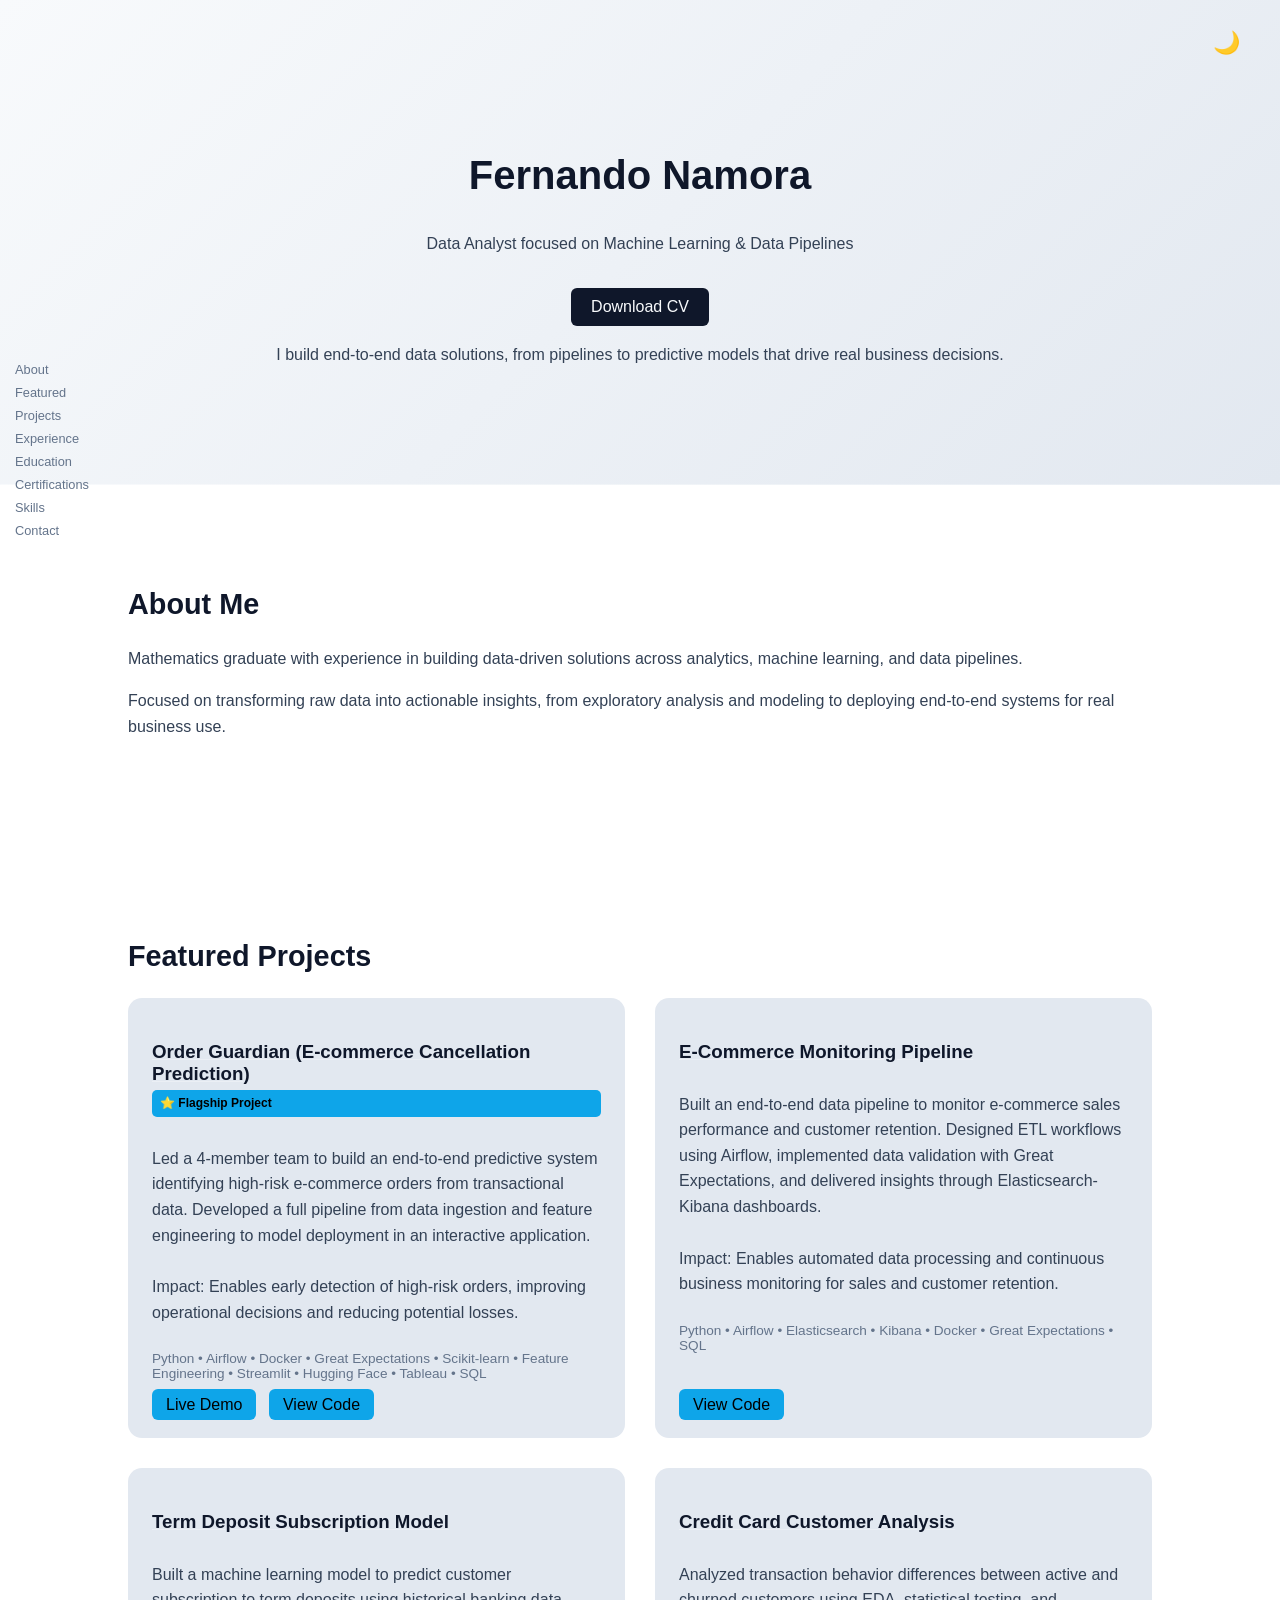
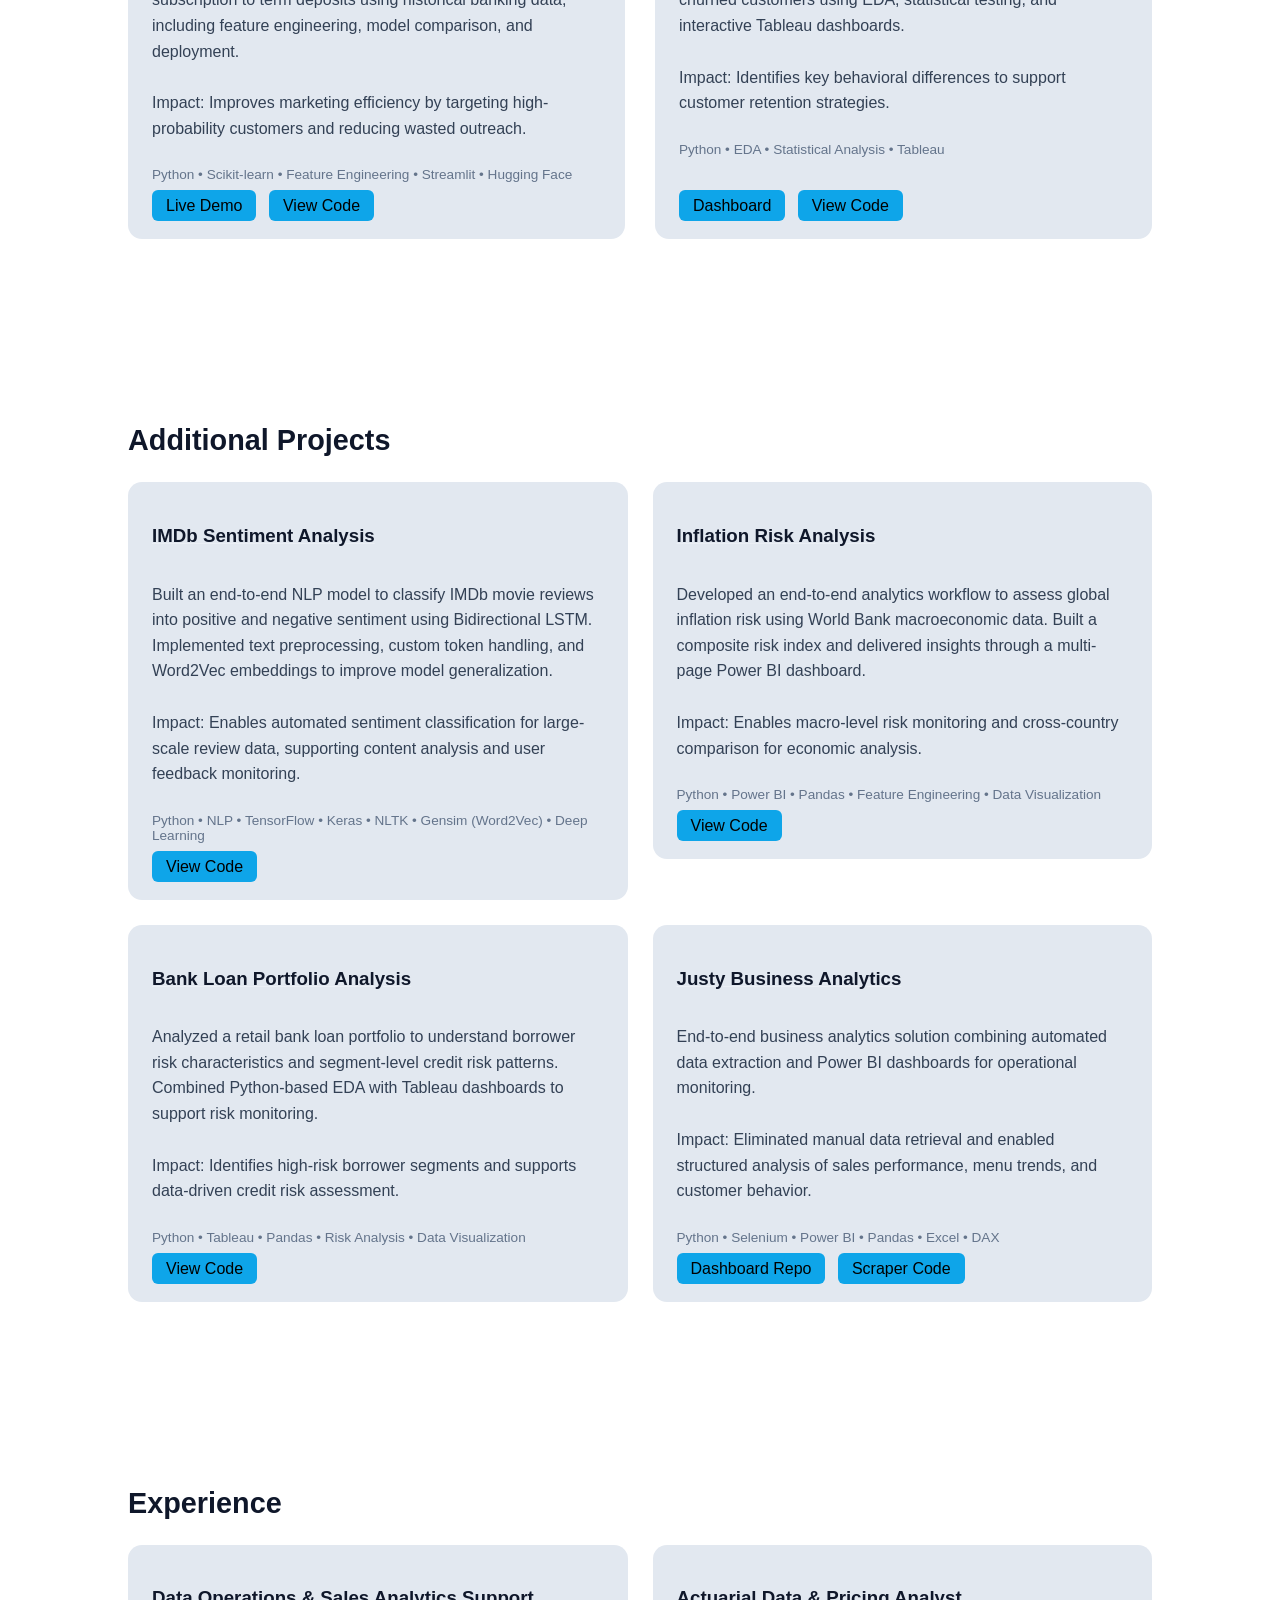
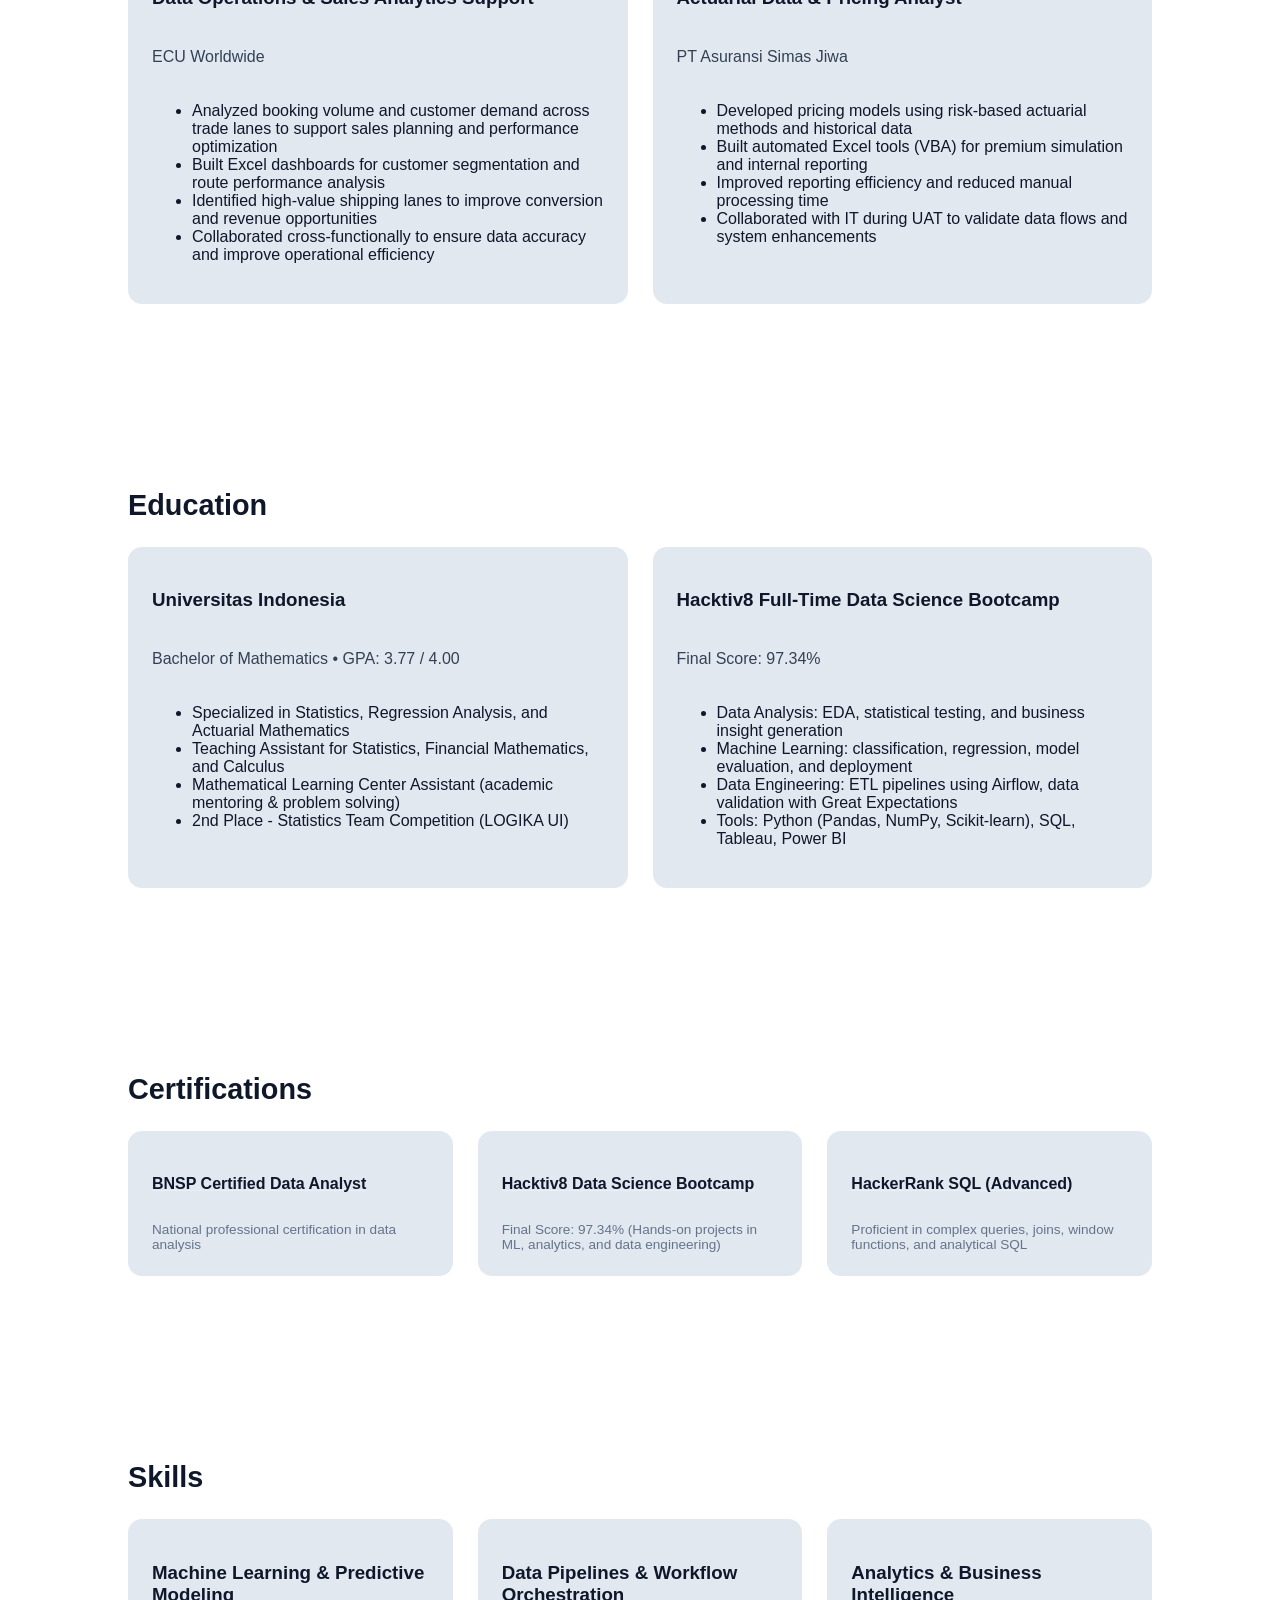
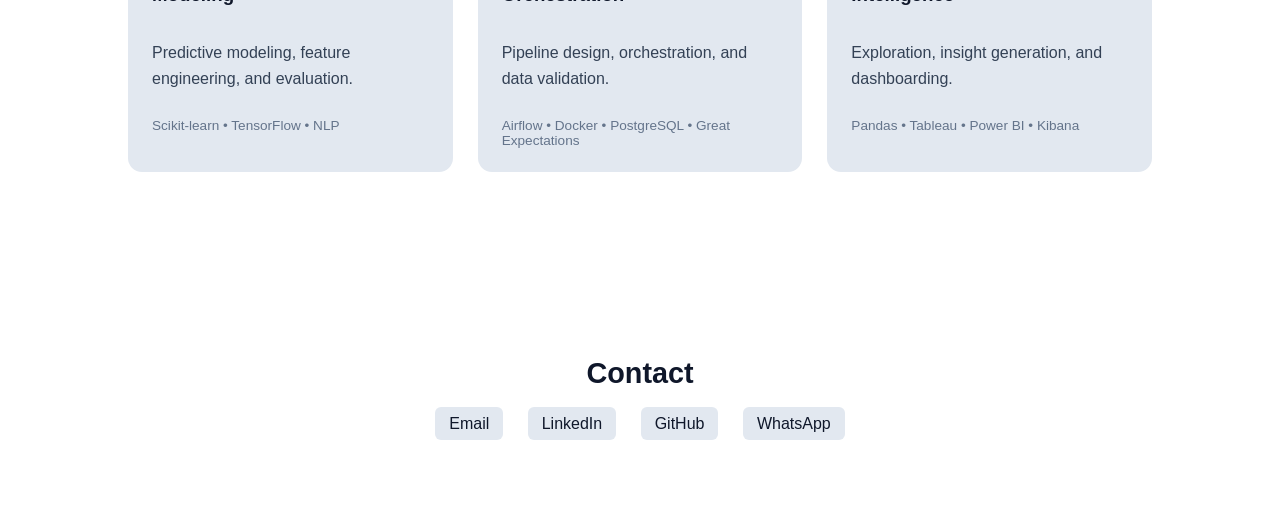
<file: index.html>
<!DOCTYPE html>
<html lang="en">
<head>
  <meta charset="UTF-8">
  <title>Fernando Namora</title>
  <link rel="stylesheet" href="/style.css">
</head>

<body>

<!-- SIDEBAR -->
<div class="sidebar">
  <a href="#about">About</a>
  <a href="#projects">Featured</a>
  <a href="#additional">Projects</a>
  <a href="#experience">Experience</a>
  <a href="#education">Education</a>
  <a href="#certifications">Certifications</a>
  <a href="#skills">Skills</a>
  <a href="#contact">Contact</a>
</div>

<!-- HERO -->
<section class="hero">

  <div class="toggle" onclick="toggleTheme()">🌙</div>
  <h1>Fernando Namora</h1>
  <p>Data Analyst focused on Machine Learning & Data Pipelines</p>

  <div class="buttons">
    <a href="assets/Fernando_Namora_CV.pdf" download>Download CV</a>
  </div>

  <p class="tagline">
    I build end-to-end data solutions, from pipelines to predictive models that drive real business decisions.
  </p>

</section>

<!-- ABOUT -->
<section id="about" class="about">
  <h2>About Me</h2>

  <p>
    Mathematics graduate with experience in building data-driven solutions across analytics, machine learning, and data pipelines.
  </p>

  <p>
    Focused on transforming raw data into actionable insights, from exploratory analysis and modeling to deploying end-to-end systems for real business use.
  </p>

</section>

<!-- FEATURED PROJECTS -->
<section id="projects" class="projects">
  <h2>Featured Projects</h2>

  <div class="featured-grid">

    <div class="featured-card">
      <h3>
        <a href="projects/order-guardian.html">
          Order Guardian (E-commerce Cancellation Prediction)
        </a>
        <p class="badge">⭐ Flagship Project</p>
      </h3>

      <p class="desc">
        Led a 4-member team to build an end-to-end predictive system identifying high-risk e-commerce orders from transactional data.

        Developed a full pipeline from data ingestion and feature engineering to model deployment in an interactive application.
      </p>

      <p class="impact">
        Impact: Enables early detection of high-risk orders, improving operational decisions and reducing potential losses.
      </p>

      <span>
        Python • Airflow • Docker • Great Expectations • Scikit-learn • Feature Engineering • Streamlit • Hugging Face • Tableau • SQL
      </span>

      <div class="links">
        <a href="https://huggingface.co/spaces/Heizsenberg/order-guardian" target="_blank">Live Demo</a>
        <a href="https://github.com/FTDS-assignment-bay/p2-final-project-ftds-051-rmt-group-001" target="_blank">View Code</a>
      </div>
    </div>

    <div class="featured-card">
      <h3>
        <a href="projects/monitoring-pipeline.html">
          E-Commerce Monitoring Pipeline
        </a>
      </h3>

      <p class="desc">
        Built an end-to-end data pipeline to monitor e-commerce sales performance and customer retention.

        Designed ETL workflows using Airflow, implemented data validation with Great Expectations, and delivered insights through Elasticsearch-Kibana dashboards.
      </p>

      <p class="impact">
      Impact: Enables automated data processing and continuous business monitoring for sales and customer retention.
      </p>

      <span>Python • Airflow • Elasticsearch • Kibana • Docker • Great Expectations • SQL</span>

      <div class="links">
        <a href="https://github.com/namora-fernando/ecommerce-sales-retention-monitoring-pipeline" target="_blank">View Code</a>
      </div>
    </div>

    <div class="featured-card">
      <h3>
        <a href="projects/term-deposit.html">
          Term Deposit Subscription Model
        </a>
      </h3>

      <p class="desc">
        Built a machine learning model to predict customer subscription to term deposits using historical banking data, including feature engineering, model comparison, and deployment.
      </p>

      <p class="impact">
        Impact: Improves marketing efficiency by targeting high-probability customers and reducing wasted outreach.
      </p>

      <span>Python • Scikit-learn • Feature Engineering • Streamlit • Hugging Face</span>

      <div class="links">
        <a href="https://huggingface.co/spaces/namorafn7/term-deposit-subscription-model" target="_blank">Live Demo</a>
        <a href="https://github.com/namora-fernando/term-deposit-subscription-model" target="_blank">View Code</a>
      </div>
    </div>

    <div class="featured-card">
      <h3>
        <a href="projects/credit-card.html">
          Credit Card Customer Analysis
        </a>
      </h3>

      <p class="desc">
        Analyzed transaction behavior differences between active and churned customers using EDA, statistical testing, and interactive Tableau dashboards.
      </p>

      <p class="impact">
        Impact: Identifies key behavioral differences to support customer retention strategies.
      </p>

      <span>Python • EDA • Statistical Analysis • Tableau</span>

      <div class="links">
        <a href="https://public.tableau.com/app/profile/fernando.namora/viz/P0M1_fernando_namora/CustomerTransactionComparison" target="_blank">Dashboard</a>
        <a href="https://github.com/namora-fernando/credit-card-transactions-analysis" target="_blank">View Code</a>
      </div>
    </div>

  </div>
</section>

<!-- ADDITIONAL PROJECTS -->
<section id="additional" class="additional-projects">

  <h2>Additional Projects</h2>

  <div class="projects-grid">

    <div class="card">
      <h3>
        <a href="projects/imdb-sentiment.html">
          IMDb Sentiment Analysis
        </a>
      </h3>

      <p>
        Built an end-to-end NLP model to classify IMDb movie reviews into positive and negative sentiment using Bidirectional LSTM. 
        Implemented text preprocessing, custom token handling, and Word2Vec embeddings to improve model generalization.
      </p>

      <p class="impact">
        Impact: Enables automated sentiment classification for large-scale review data, supporting content analysis and user feedback monitoring.
      </p>

      <span>Python • NLP • TensorFlow • Keras • NLTK • Gensim (Word2Vec) • Deep Learning</span>

      <div class="links">
        <a href="https://github.com/namora-fernando/sentiment-analysis-bilstm-word2vec" target="_blank">View Code</a>
      </div>
    </div>

    <div class="card">
      <h3>
        <a href="projects/inflation-risk.html">
          Inflation Risk Analysis
        </a>
      </h3>

      <p>
        Developed an end-to-end analytics workflow to assess global inflation risk using World Bank macroeconomic data.
        Built a composite risk index and delivered insights through a multi-page Power BI dashboard.
      </p>

      <p class="impact">
        Impact: Enables macro-level risk monitoring and cross-country comparison for economic analysis.
      </p>

      <span>Python • Power BI • Pandas • Feature Engineering • Data Visualization</span>

      <div class="links">
        <a href="https://github.com/namora-fernando/inflation-risk-analysis" target="_blank">View Code</a>
      </div>
    </div>

    <div class="card">
      <h3>
        <a href="projects/bank-loan.html">
          Bank Loan Portfolio Analysis
        </a>
      </h3>

      <p>
        Analyzed a retail bank loan portfolio to understand borrower risk characteristics and segment-level credit risk patterns.
        Combined Python-based EDA with Tableau dashboards to support risk monitoring.
      </p>

      <p class="impact">
        Impact: Identifies high-risk borrower segments and supports data-driven credit risk assessment.
      </p>

      <span>Python • Tableau • Pandas • Risk Analysis • Data Visualization</span>

      <div class="links">
        <a href="https://github.com/namora-fernando/bank-loan-portfolio-analysis" target="_blank">View Code</a>
      </div>
    </div>

    <div class="card">
      <h3>
        <a href="projects/justy.html">
          Justy Business Analytics
        </a>
      </h3>

      <p>
      End-to-end business analytics solution combining automated data extraction and Power BI dashboards for operational monitoring.
      </p>

      <p class="impact">
      Impact: Eliminated manual data retrieval and enabled structured analysis of sales performance, menu trends, and customer behavior.
      </p>

      <span>Python • Selenium • Power BI • Pandas • Excel • DAX</span>

      <div class="links">
        <a href="https://github.com/namora-fernando/justy-sales-dashboard" target="_blank">Dashboard Repo</a>
        <a href="https://github.com/namora-fernando/justy-transactions-scraper" target="_blank">Scraper Code</a>
      </div>
    </div>

  </div>
</section>

<!-- EXPERIENCE -->
<section id="experience" class="experience">

  <h2>Experience</h2>

  <div class="grid">

    <div class="card">
      <h3>Data Operations & Sales Analytics Support</h3>
      <p>ECU Worldwide</p>

      <ul>
        <li>Analyzed booking volume and customer demand across trade lanes to support sales planning and performance optimization</li>
        <li>Built Excel dashboards for customer segmentation and route performance analysis</li>
        <li>Identified high-value shipping lanes to improve conversion and revenue opportunities</li>
        <li>Collaborated cross-functionally to ensure data accuracy and improve operational efficiency</li>
      </ul>
    </div>

    <div class="card">
      <h3>Actuarial Data & Pricing Analyst</h3>
      <p>PT Asuransi Simas Jiwa</p>

      <ul>
        <li>Developed pricing models using risk-based actuarial methods and historical data</li>
        <li>Built automated Excel tools (VBA) for premium simulation and internal reporting</li>
        <li>Improved reporting efficiency and reduced manual processing time</li>
        <li>Collaborated with IT during UAT to validate data flows and system enhancements</li>
      </ul>
    </div>

  </div>
</section>

<!-- EDUCATION -->
<section id="education" class="education">

  <h2>Education</h2>

  <div class="grid">

    <div class="card">
      <h3>Universitas Indonesia</h3>
      <p>Bachelor of Mathematics • GPA: 3.77 / 4.00</p>

      <ul>
        <li>Specialized in Statistics, Regression Analysis, and Actuarial Mathematics</li>
        <li>Teaching Assistant for Statistics, Financial Mathematics, and Calculus</li>
        <li>Mathematical Learning Center Assistant (academic mentoring & problem solving)</li>
        <li>2nd Place - Statistics Team Competition (LOGIKA UI)</li>
      </ul>
    </div>

    <div class="card">
      <h3>Hacktiv8 Full-Time Data Science Bootcamp</h3>
      <p>Final Score: 97.34%</p>

      <ul>
        <li>Data Analysis: EDA, statistical testing, and business insight generation</li>
        <li>Machine Learning: classification, regression, model evaluation, and deployment</li>
        <li>Data Engineering: ETL pipelines using Airflow, data validation with Great Expectations</li>
        <li>Tools: Python (Pandas, NumPy, Scikit-learn), SQL, Tableau, Power BI</li>
      </ul>
    </div>

  </div>
</section>

<!-- CERTIFICATIONS -->
<section id="certifications" class="certifications">

  <h2>Certifications</h2>

  <div class="grid">

    <div class="card">
      <p>
        <strong>
          <a href="https://drive.google.com/file/d/1SjHZ2Mke8bSS2M7MqyxYQujpFwU1jrJF/view" target="_blank">
            BNSP Certified Data Analyst
          </a>
        </strong>
      </p>
      <span>National professional certification in data analysis</span>
    </div>

    <div class="card">
      <p>
        <strong>
          <a href="https://drive.google.com/file/d/1qPF958oAiu2BvctToTT0fpte44g1cBb7/view?usp=sharing" target="_blank">
            Hacktiv8 Data Science Bootcamp
          </a>
        </strong>
      </p>
      <span>
        Final Score: 97.34% (Hands-on projects in ML, analytics, and data engineering)
      </span>
    </div>

    <div class="card">
      <p>
        <strong>
          <a href="https://www.hackerrank.com/certificates/c2a5965c3aa8" target="_blank">
            HackerRank SQL (Advanced)
          </a>
        </strong>
      </p>
      <span>
        Proficient in complex queries, joins, window functions, and analytical SQL
      </span>
    </div>

  </div>
</section>

<!-- SKILLS -->
<section id="skills" class="skills">

  <h2>Skills</h2>

  <div class="grid">

    <div class="card">
      <h3>Machine Learning & Predictive Modeling</h3>
      <p>Predictive modeling, feature engineering, and evaluation.</p>
      <span>Scikit-learn • TensorFlow • NLP</span>
    </div>

    <div class="card">
      <h3>Data Pipelines & Workflow Orchestration</h3>
      <p>Pipeline design, orchestration, and data validation.</p>
      <span>Airflow • Docker • PostgreSQL • Great Expectations</span>
    </div>

    <div class="card">
      <h3>Analytics & Business Intelligence</h3>
      <p>Exploration, insight generation, and dashboarding.</p>
      <span>Pandas • Tableau • Power BI • Kibana</span>
    </div>

  </div>
</section>

<!-- CONTACT -->
<section id="contact" class="contact">

  <h2>Contact</h2>

  <div class="contact-links">
    <a href="mailto:namorafn7@gmail.com">Email</a>
    <a href="https://linkedin.com/in/fernando-namora" target="_blank">LinkedIn</a>
    <a href="https://github.com/namora-fernando" target="_blank">GitHub</a>
    <a href="https://wa.me/6285781172005" target="_blank">WhatsApp</a>
  </div>

</section>

<script>
function toggleTheme() {
  document.body.classList.toggle("light");

  if (document.body.classList.contains("light")) {
    localStorage.setItem("theme", "light");
  } else {
    localStorage.setItem("theme", "dark");
  }
}

window.onload = function () {
  if (localStorage.getItem("theme") !== "dark") {
    document.body.classList.add("light");
  }
};
</script>

</body>
</html>
</file>
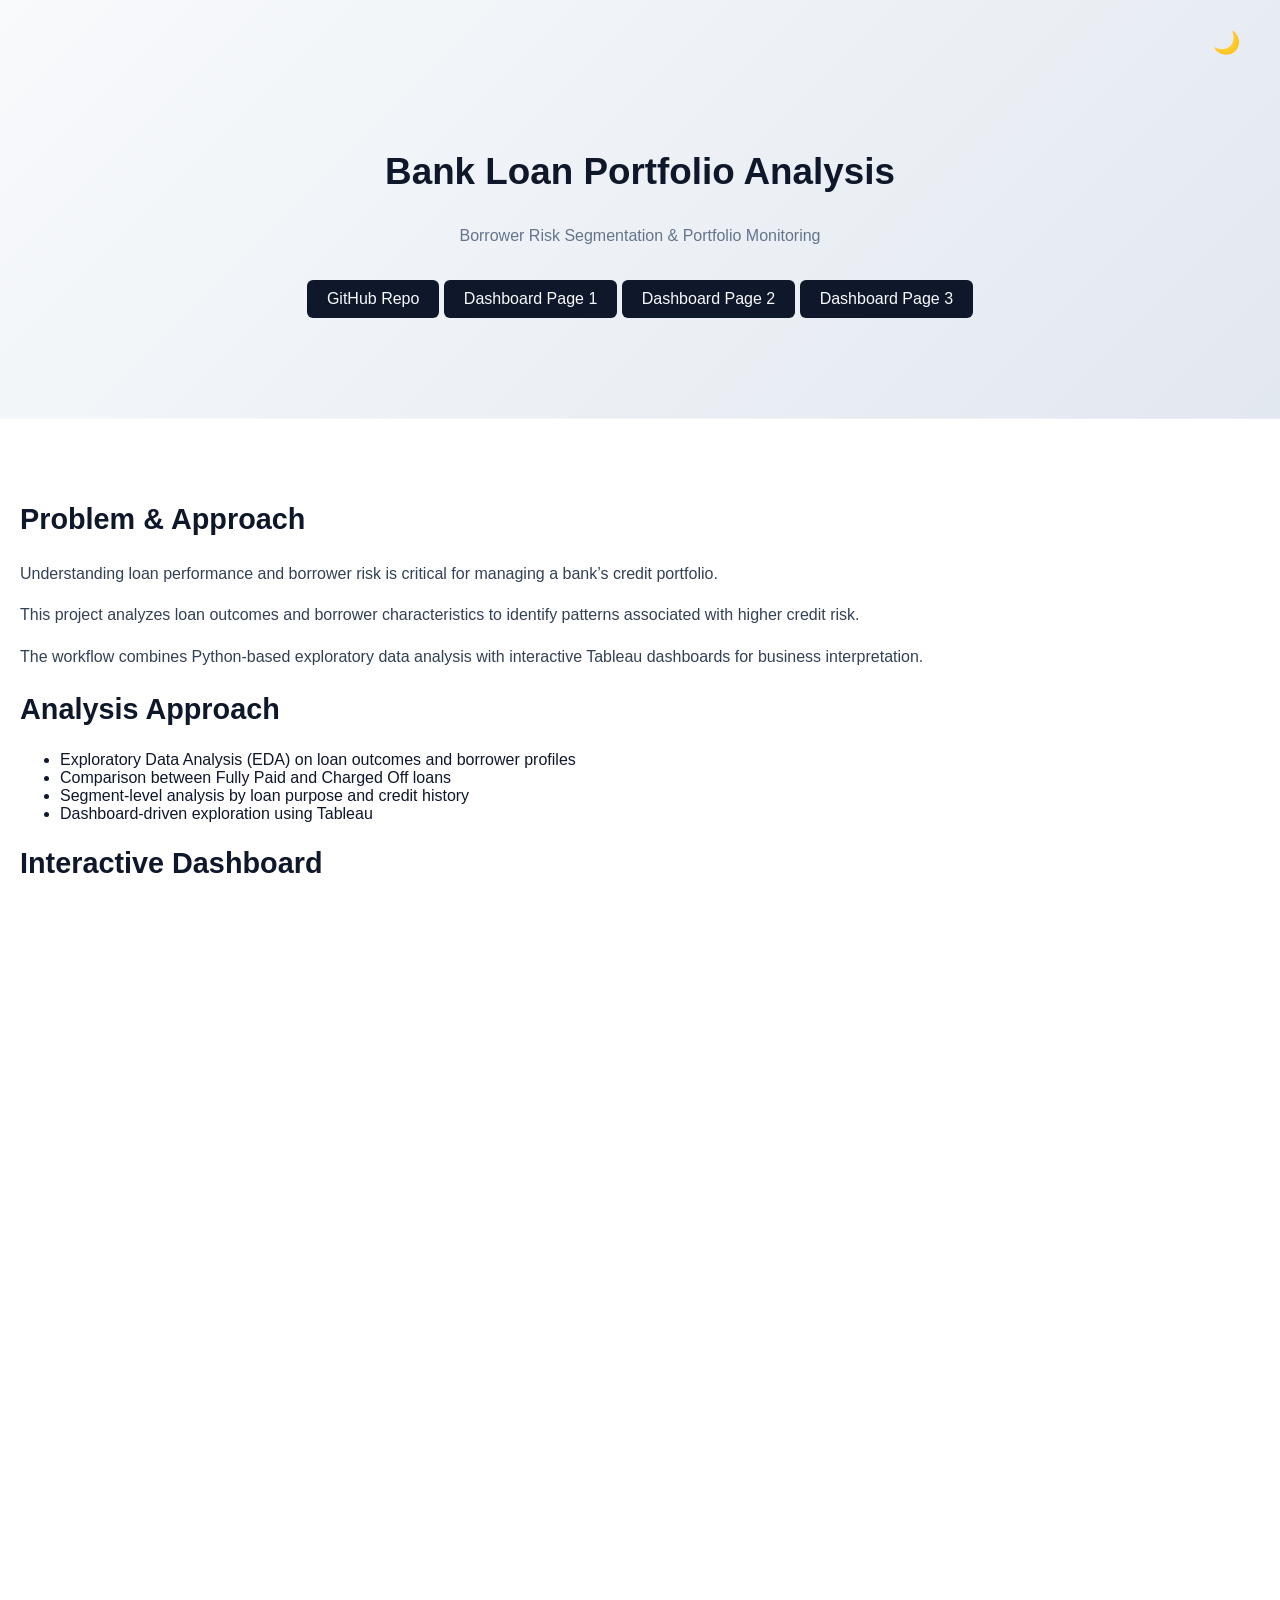
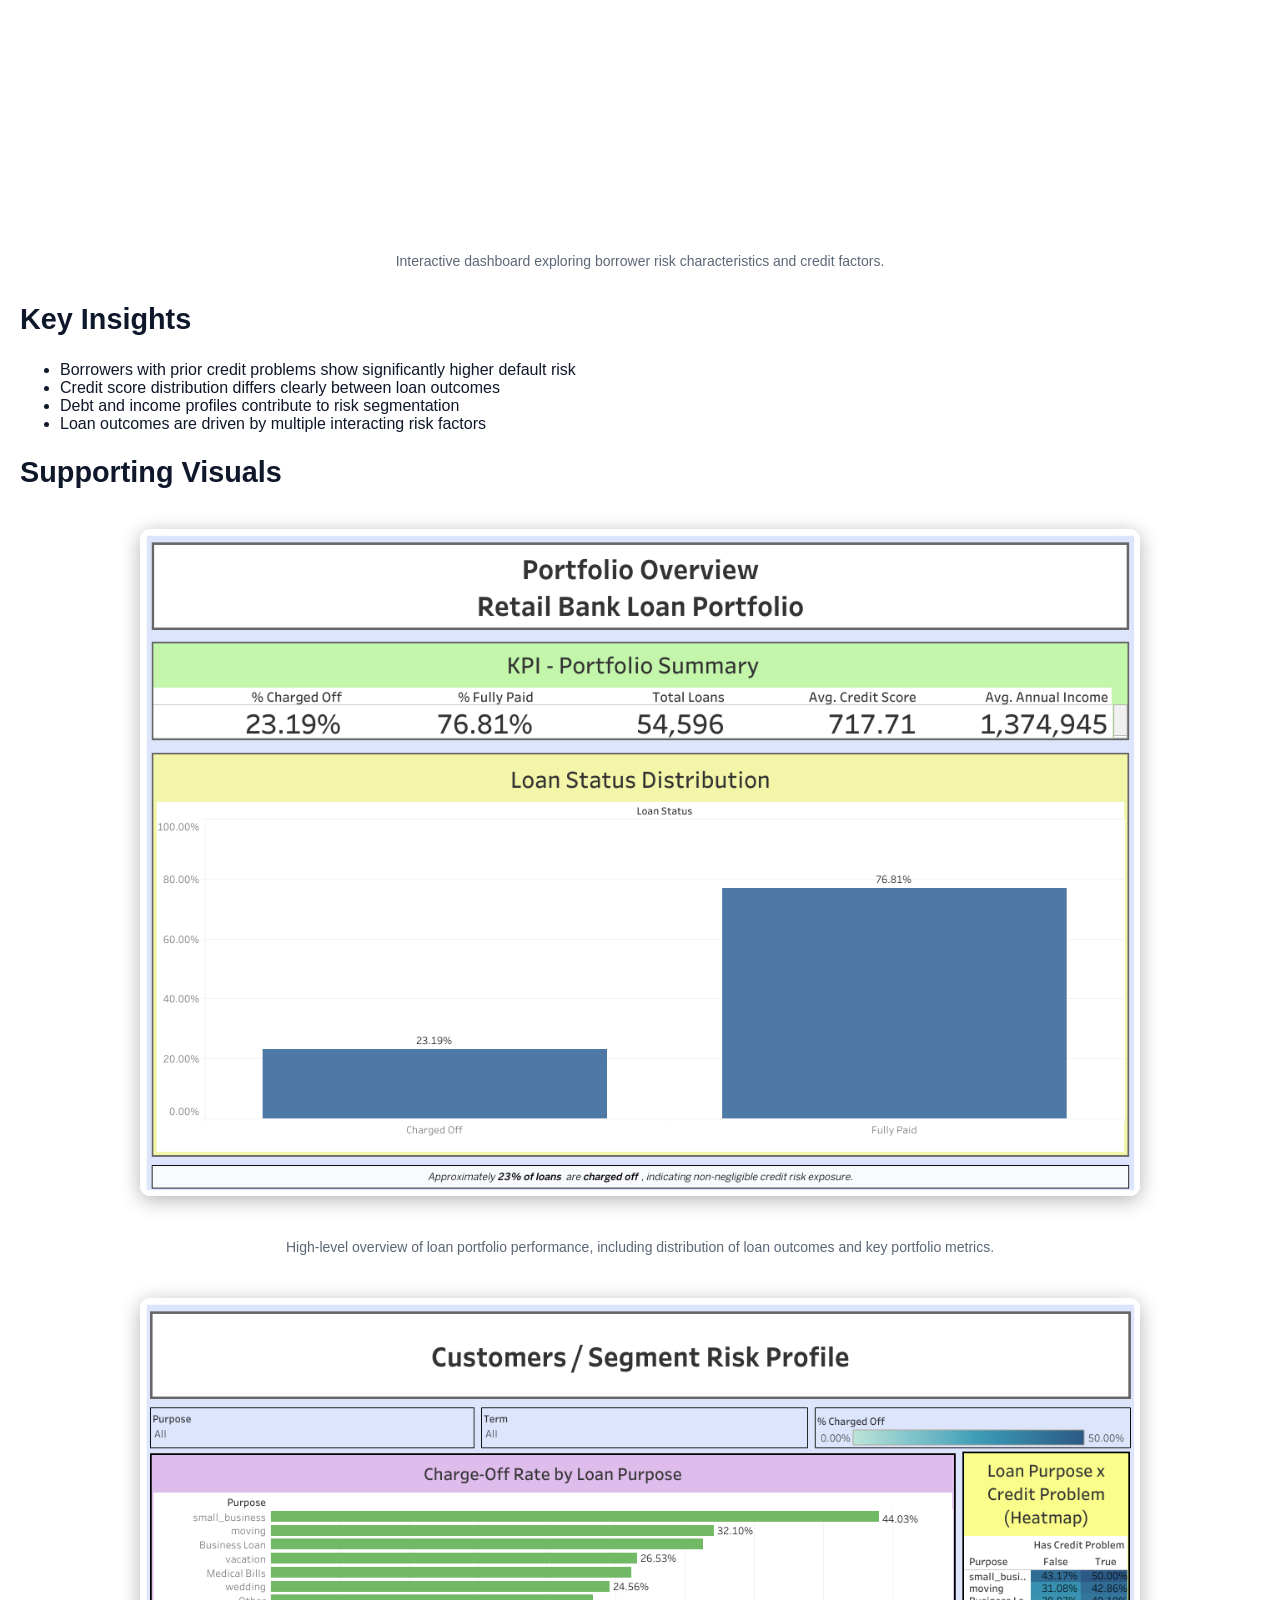
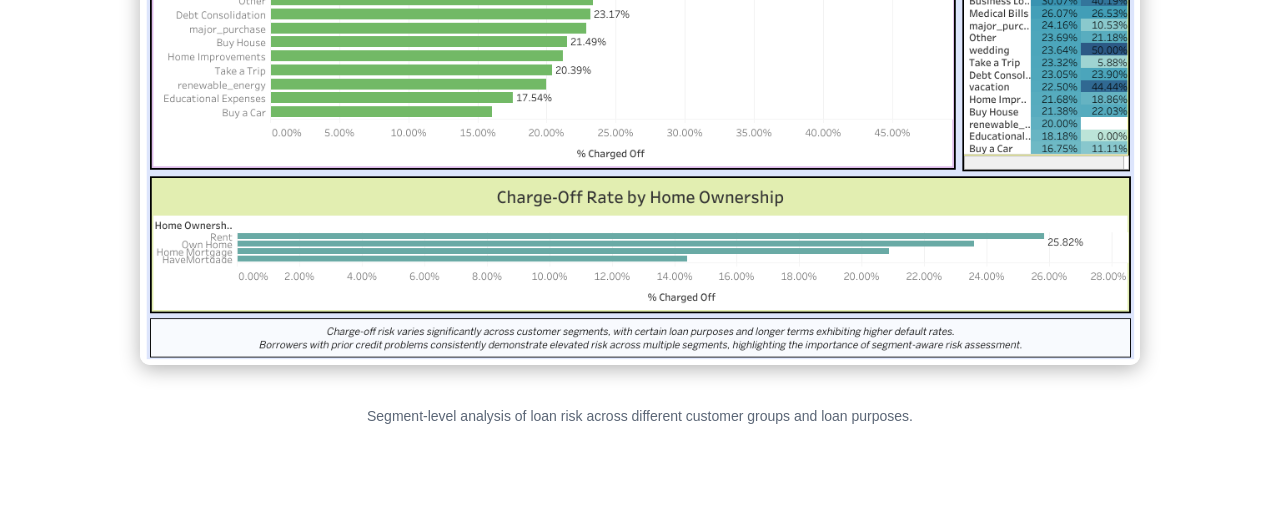
<file: projects/bank-loan.html>
<!DOCTYPE html>
<html lang="en">
<head>
  <meta charset="UTF-8">
  <title>Bank Loan Portfolio Analysis</title>
  <link rel="stylesheet" href="../style.css">

  <style>
    .project-content .tableau-container {
      overflow-x: auto;
      margin: 40px auto;
      max-width: 100%;
    }

    .project-content iframe {
      width: 100%;
      height: 830px;
      max-width: 1220px;
      border: none;
      display: block;
      margin: 30px auto;
      border-radius: 10px;
    }

    .project-content img {
      width: 100%;
      max-width: 1000px;
      display: block;
      margin: 40px auto;
      border-radius: 10px;
      box-shadow: 0 4px 20px rgba(0,0,0,0.3);
    }

    .image-caption {
      text-align: center;
      font-size: 14px;
      opacity: 0.8;
      margin-bottom: 30px;
    }
  </style>

</head>
<body>

<section class="project-hero">

  <div class="toggle" onclick="toggleTheme()">🌙</div>

  <div class="text">
    <h1>Bank Loan Portfolio Analysis</h1>
    <p>Borrower Risk Segmentation & Portfolio Monitoring</p>

    <div class="buttons">
      <a href="https://github.com/namora-fernando/bank-loan-portfolio-analysis" target="_blank">GitHub Repo</a>
      <a href="https://public.tableau.com/views/BankLoanPortfolioAnalysis/PortfolioOverview" target="_blank">Dashboard Page 1</a>
      <a href="https://public.tableau.com/views/BankLoanPortfolioAnalysis/RiskProfileAnalysis" target="_blank">Dashboard Page 2</a>
      <a href="https://public.tableau.com/views/BankLoanPortfolioAnalysis/CustomersProfile" target="_blank">Dashboard Page 3</a>
    </div>
  </div>
</section>

<section class="project-content">

  <h2>Problem & Approach</h2>
  <p>
    Understanding loan performance and borrower risk is critical for managing a bank’s credit portfolio.
  </p>

  <p>
    This project analyzes loan outcomes and borrower characteristics to identify patterns associated with higher credit risk.
  </p>

  <p>
    The workflow combines Python-based exploratory data analysis with interactive Tableau dashboards for business interpretation.
  </p>


  <h2>Analysis Approach</h2>
  <ul>
    <li>Exploratory Data Analysis (EDA) on loan outcomes and borrower profiles</li>
    <li>Comparison between Fully Paid and Charged Off loans</li>
    <li>Segment-level analysis by loan purpose and credit history</li>
    <li>Dashboard-driven exploration using Tableau</li>
  </ul>


  <h2>Interactive Dashboard</h2>

  <div class="tableau-container">
    <iframe 
      src="https://public.tableau.com/views/BankLoanPortfolioAnalysis/RiskProfileAnalysis?:showVizHome=no">
    </iframe>
  </div>

  <p class="image-caption">
    Interactive dashboard exploring borrower risk characteristics and credit factors.
  </p>


  <h2>Key Insights</h2>
  <ul>
    <li>Borrowers with prior credit problems show significantly higher default risk</li>
    <li>Credit score distribution differs clearly between loan outcomes</li>
    <li>Debt and income profiles contribute to risk segmentation</li>
    <li>Loan outcomes are driven by multiple interacting risk factors</li>
  </ul>


  <h2>Supporting Visuals</h2>

  <img src="../assets/loan-portfolio-overview.png" alt="Portfolio Overview">
  <p class="image-caption">
    High-level overview of loan portfolio performance, including distribution of loan outcomes and key portfolio metrics.
  </p>

  <img src="../assets/loan-customer-profile.png" alt="Customer Segment Analysis">
  <p class="image-caption">
    Segment-level analysis of loan risk across different customer groups and loan purposes.
  </p>

</section>

<script>
function toggleTheme() {
  document.body.classList.toggle("light");

  if (document.body.classList.contains("light")) {
    localStorage.setItem("theme", "light");
  } else {
    localStorage.setItem("theme", "dark");
  }
}

window.onload = function () {
  if (localStorage.getItem("theme") !== "dark") {
    document.body.classList.add("light");
  }
};
</script>

</body>
</html>
</file>
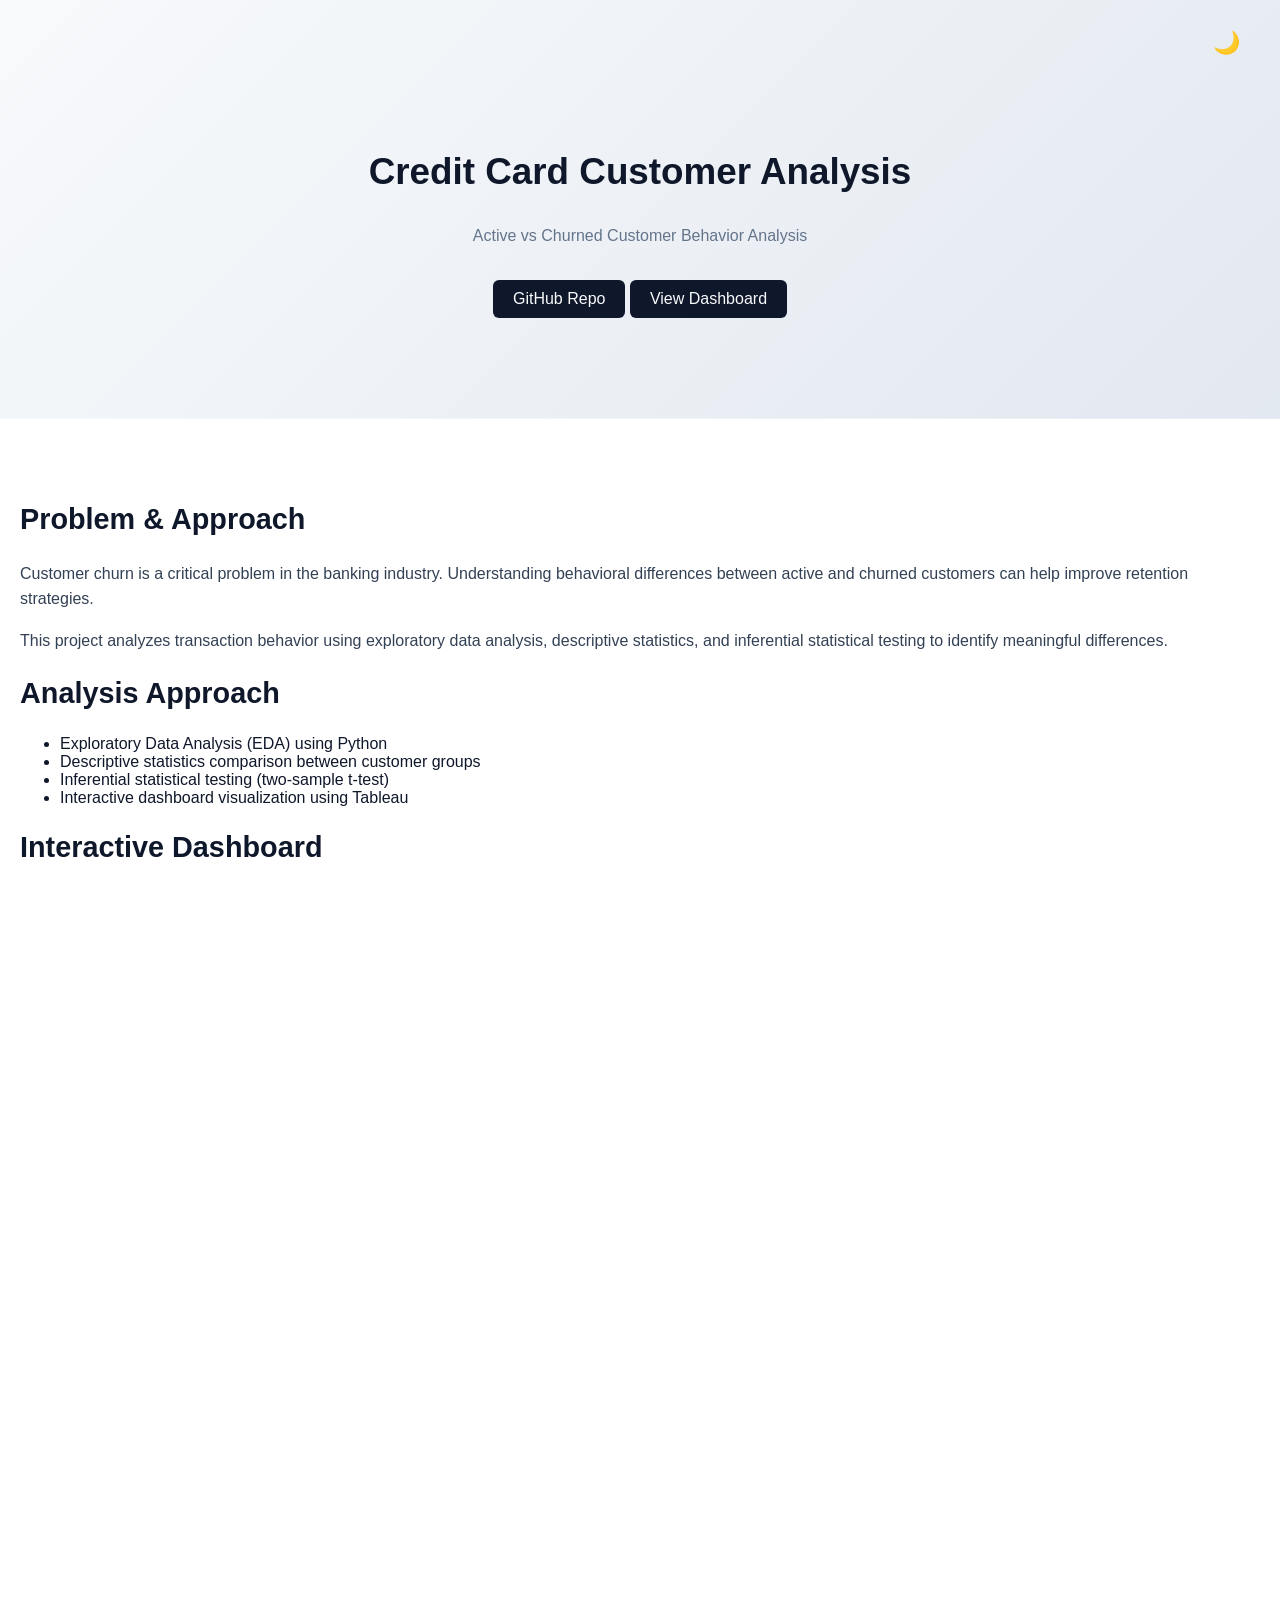
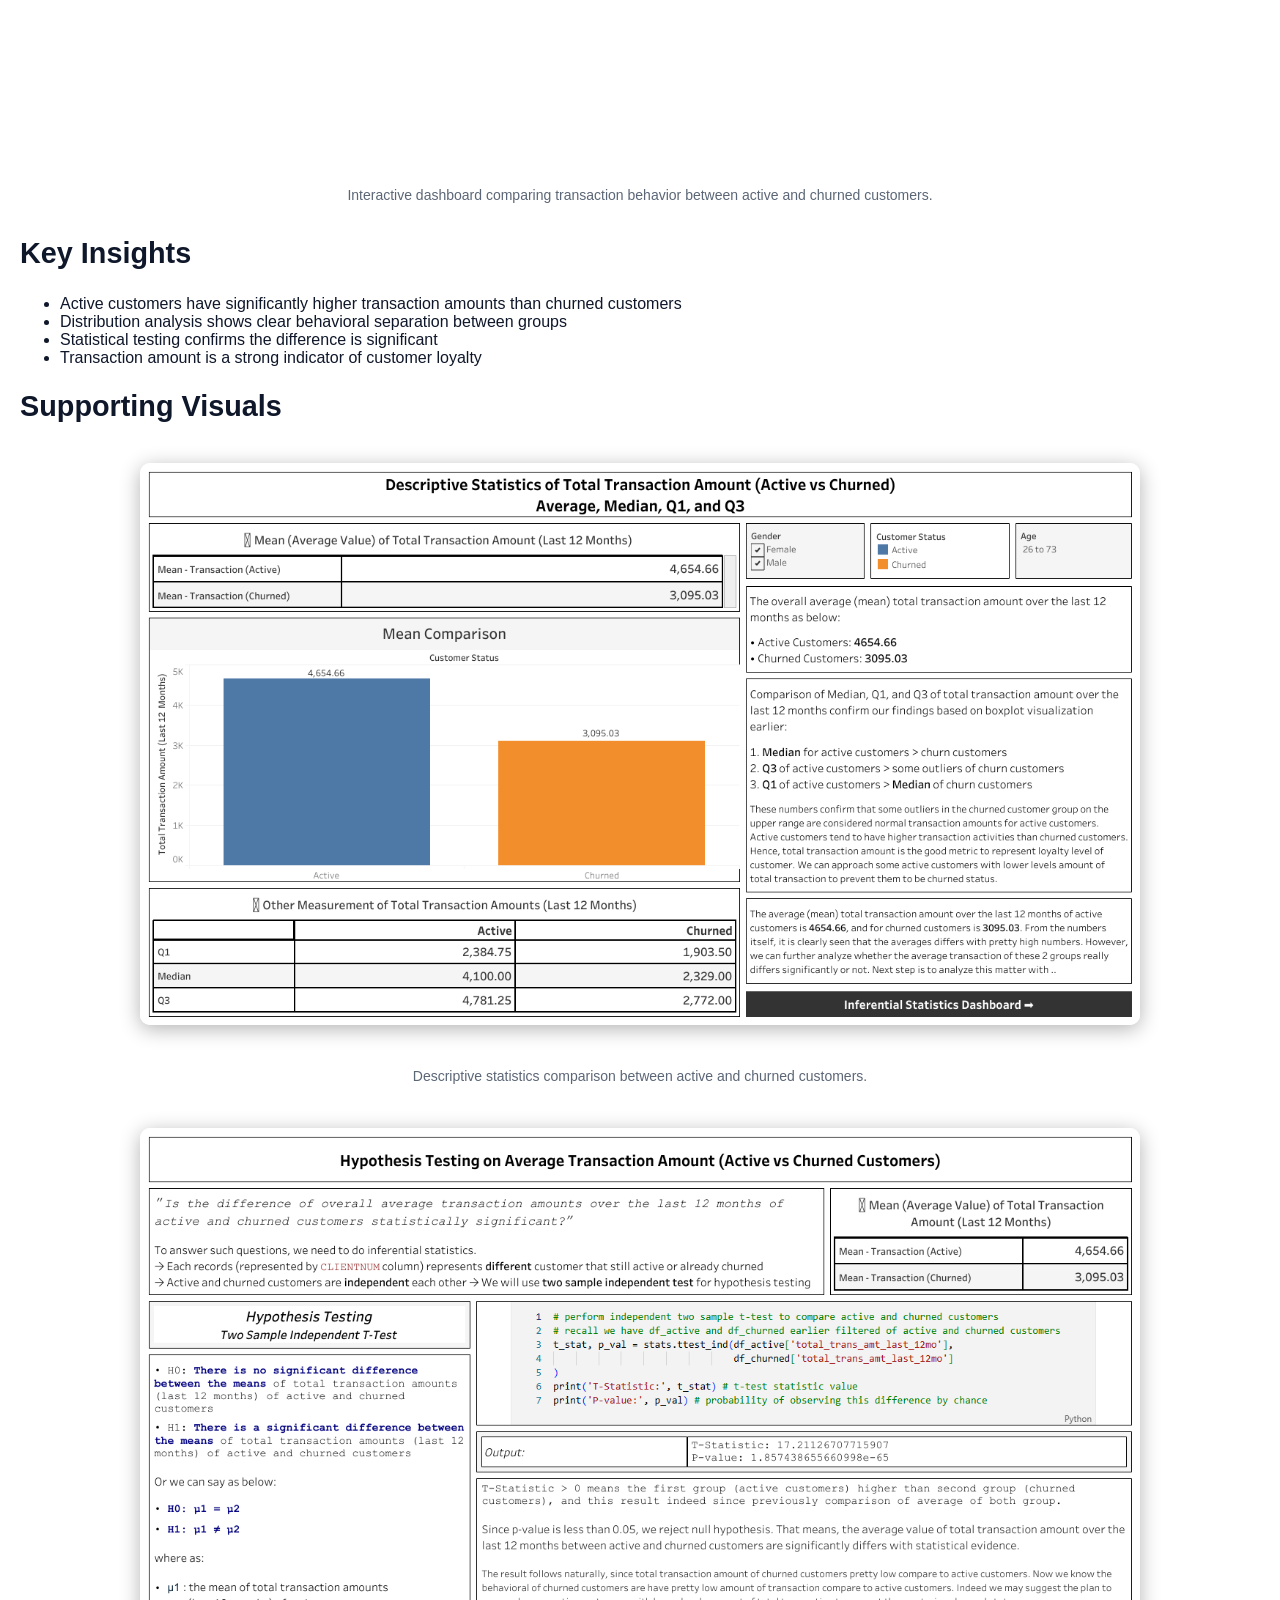
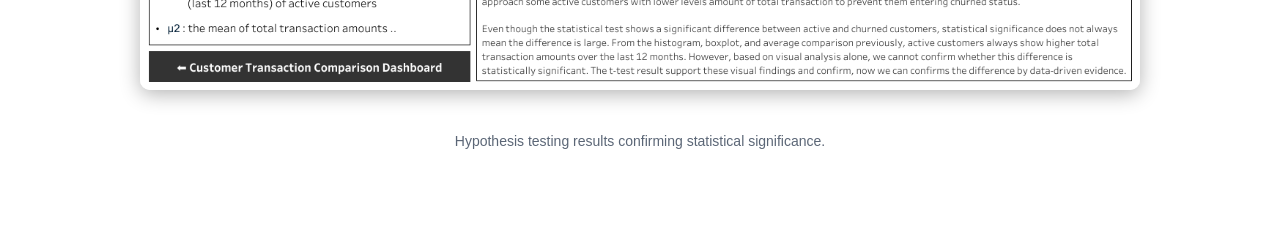
<file: projects/credit-card.html>
<!DOCTYPE html>
<html lang="en">
<head>
  <meta charset="UTF-8">
  <title>Credit Card Analysis</title>
  <link rel="stylesheet" href="/style.css">

  <style>
    .project-content .tableau-container {
      overflow-x: auto;
      margin: 30px auto;
      max-width: 100%;
    }

    .project-content iframe {
      width: 100%;
      height: 800px;
      border: none;
      display: block;
      margin: 30px auto;
      border-radius: 10px;
    }

    .project-content img {
      width: 100%;
      max-width: 1000px;
      display: block;
      margin: 40px auto;
      border-radius: 10px;
      box-shadow: 0 4px 20px rgba(0,0,0,0.3);
    }

    .image-caption {
      text-align: center;
      font-size: 14px;
      opacity: 0.8;
      margin-bottom: 30px;
    }
  </style>

</head>
<body>

<section class="project-hero">

  <div class="toggle" onclick="toggleTheme()">🌙</div>

  <div class="text">
    <h1>Credit Card Customer Analysis</h1>
    <p>Active vs Churned Customer Behavior Analysis</p>

    <div class="buttons">
      <a href="https://github.com/namora-fernando/credit-card-transactions-analysis" target="_blank">GitHub Repo</a>
      <a href="https://public.tableau.com/app/profile/fernando.namora/viz/P0M1_fernando_namora/CustomerTransactionComparison" target="_blank">View Dashboard</a>
    </div>
  </div>
</section>

<section class="project-content">

  <h2>Problem & Approach</h2>
  <p>
    Customer churn is a critical problem in the banking industry. Understanding behavioral differences between active and churned customers can help improve retention strategies.
  </p>

  <p>
    This project analyzes transaction behavior using exploratory data analysis, descriptive statistics, and inferential statistical testing to identify meaningful differences.
  </p>


  <h2>Analysis Approach</h2>
  <ul>
    <li>Exploratory Data Analysis (EDA) using Python</li>
    <li>Descriptive statistics comparison between customer groups</li>
    <li>Inferential statistical testing (two-sample t-test)</li>
    <li>Interactive dashboard visualization using Tableau</li>
  </ul>


  <h2>Interactive Dashboard</h2>

  <div class="tableau-container">
    <iframe 
      src="https://public.tableau.com/views/P0M1_fernando_namora/CustomerTransactionComparison?:showVizHome=no">
    </iframe>
  </div>

  <p class="image-caption">
    Interactive dashboard comparing transaction behavior between active and churned customers.
  </p>


  <h2>Key Insights</h2>
  <ul>
    <li>Active customers have significantly higher transaction amounts than churned customers</li>
    <li>Distribution analysis shows clear behavioral separation between groups</li>
    <li>Statistical testing confirms the difference is significant</li>
    <li>Transaction amount is a strong indicator of customer loyalty</li>
  </ul>


  <h2>Supporting Visuals</h2>

  <img src="../assets/cc-descriptive.png" alt="Descriptive Stats">
  <p class="image-caption">Descriptive statistics comparison between active and churned customers.</p>

  <img src="../assets/cc-inferential.png" alt="Inferential Stats">
  <p class="image-caption">Hypothesis testing results confirming statistical significance.</p>

</section>

<script>
function toggleTheme() {
  document.body.classList.toggle("light");

  if (document.body.classList.contains("light")) {
    localStorage.setItem("theme", "light");
  } else {
    localStorage.setItem("theme", "dark");
  }
}

window.onload = function () {
  if (localStorage.getItem("theme") !== "dark") {
    document.body.classList.add("light");
  }
};
</script>

</body>
</html>
</file>
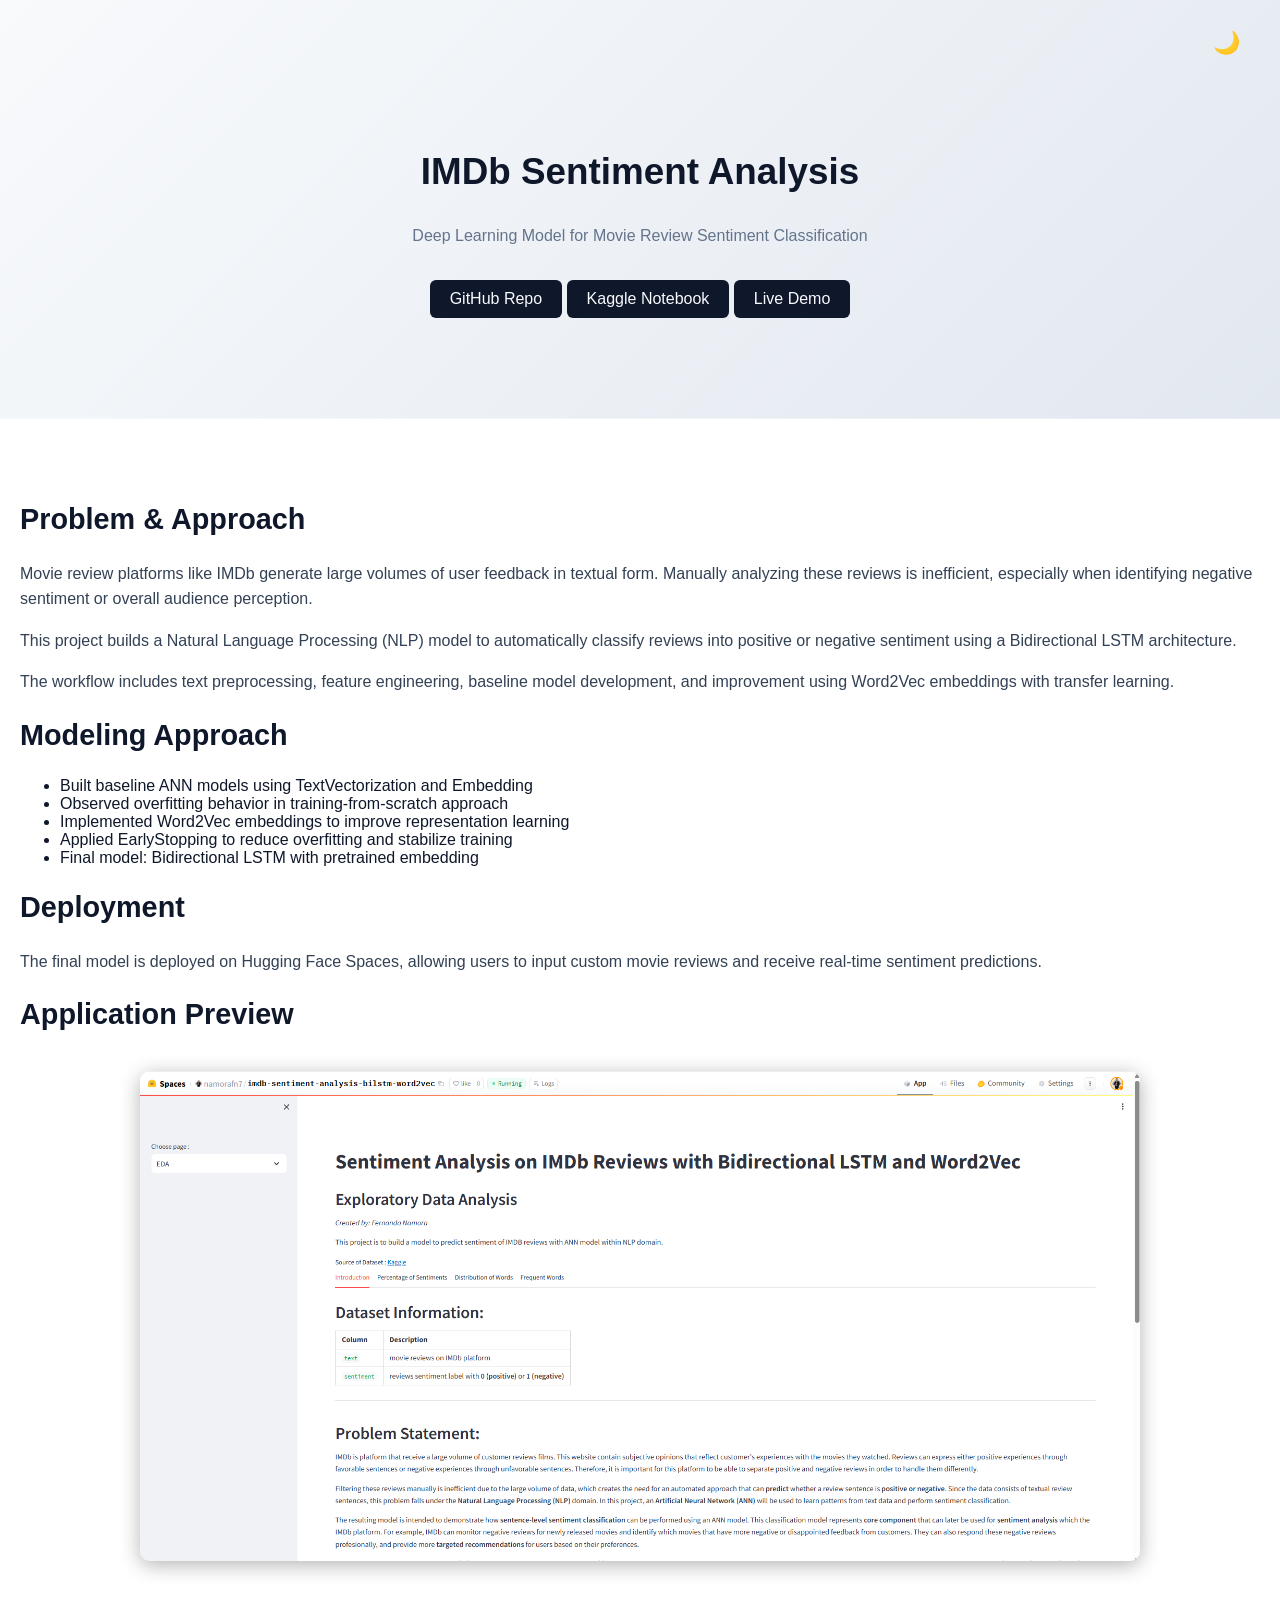
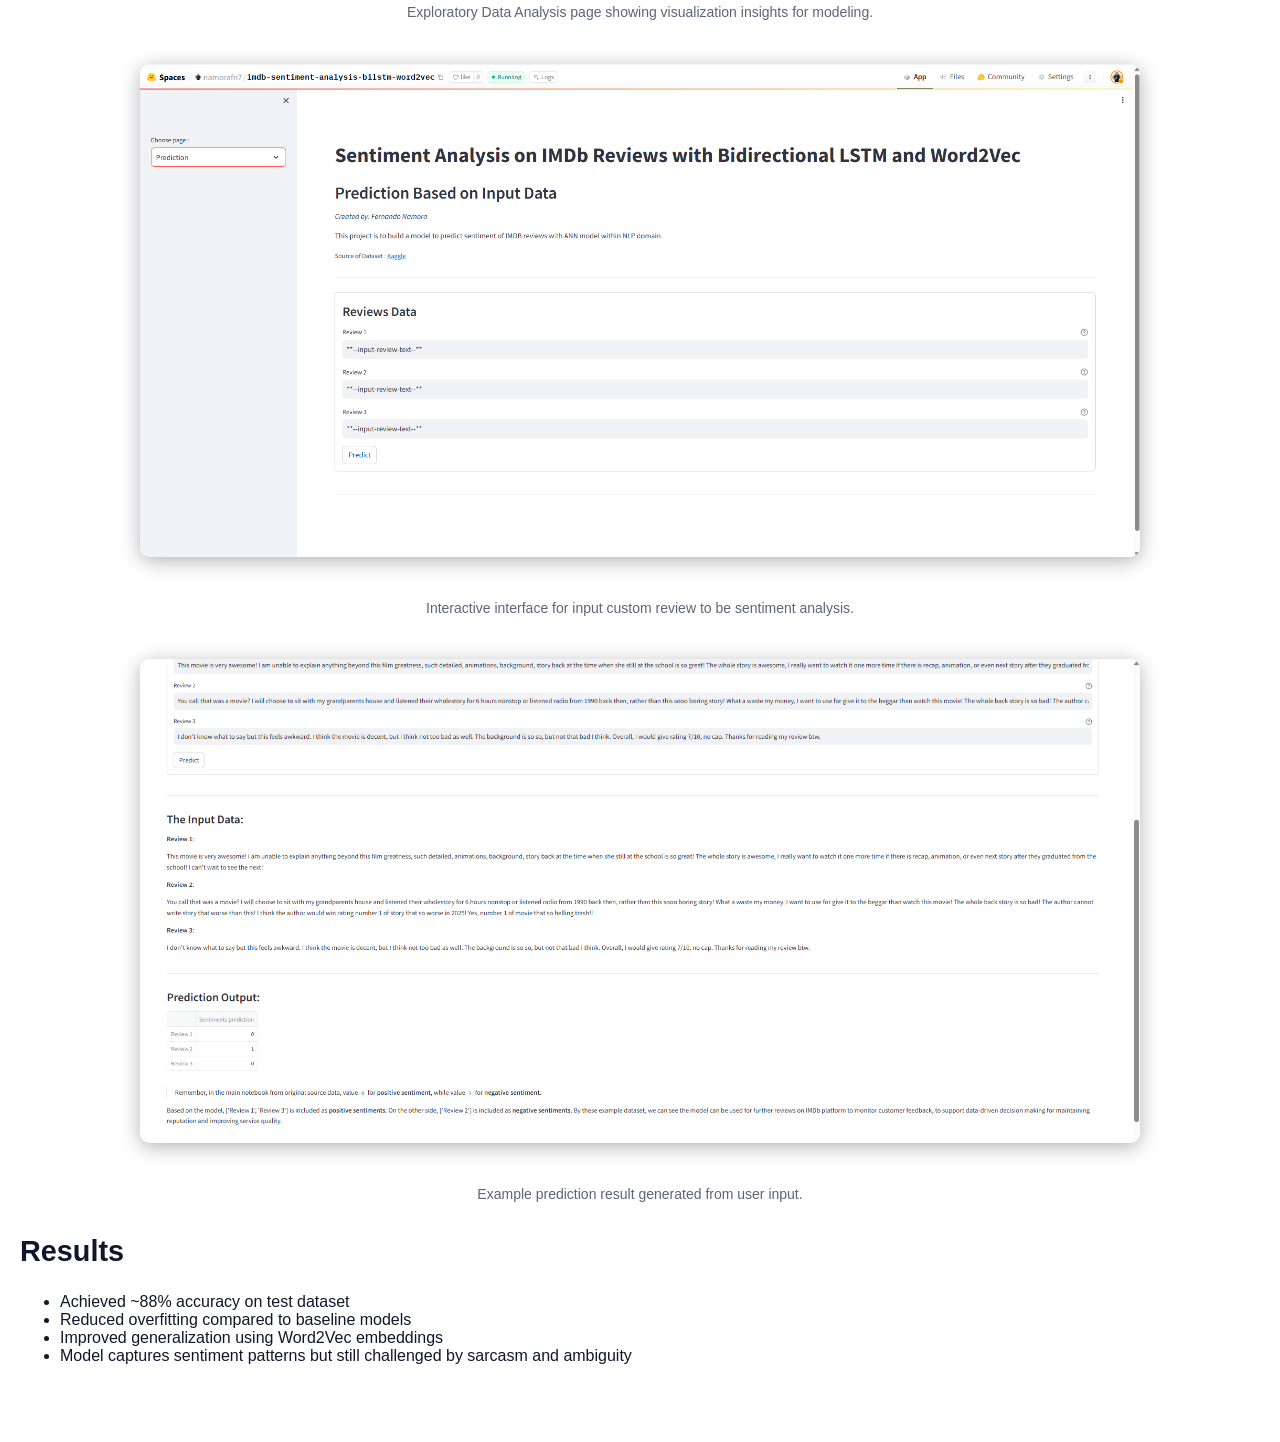
<file: projects/imdb-sentiment.html>
<!DOCTYPE html>
<html lang="en">
<head>
  <meta charset="UTF-8">
  <title>IMDb Sentiment Analysis</title>
  <link rel="stylesheet" href="/style.css">

  <style>
    .project-content img {
      width: 100%;
      max-width: 1000px;
      display: block;
      margin: 40px auto;
      border-radius: 10px;
      box-shadow: 0 4px 20px rgba(0,0,0,0.3);
    }

    .image-caption {
      text-align: center;
      font-size: 14px;
      opacity: 0.8;
      margin-bottom: 30px;
    }
  </style>

</head>
<body>

<section class="project-hero">

  <div class="toggle" onclick="toggleTheme()">🌙</div>

  <div class="text">
    <h1>IMDb Sentiment Analysis</h1>
    <p>Deep Learning Model for Movie Review Sentiment Classification</p>

    <div class="buttons">
      <a href="https://github.com/namora-fernando/imdb-sentiment-analysis-bilstm-word2vec" target="_blank">GitHub Repo</a>
      <a href="https://www.kaggle.com/code/namorafn7/imdb-sentiment-analysis-bidirectionallstm-word2vec" target="_blank">Kaggle Notebook</a>
      <a href="https://huggingface.co/spaces/namorafn7/imdb-sentiment-analysis-bilstm-word2vec" target="_blank">Live Demo</a>
    </div>
  </div>
</section>

<section class="project-content">

  <h2>Problem & Approach</h2>
  <p>
    Movie review platforms like IMDb generate large volumes of user feedback in textual form. Manually analyzing these reviews is inefficient, especially when identifying negative sentiment or overall audience perception.
  </p>

  <p>
    This project builds a Natural Language Processing (NLP) model to automatically classify reviews into positive or negative sentiment using a Bidirectional LSTM architecture.
  </p>

  <p>
    The workflow includes text preprocessing, feature engineering, baseline model development, and improvement using Word2Vec embeddings with transfer learning.
  </p>


  <h2>Modeling Approach</h2>
  <ul>
    <li>Built baseline ANN models using TextVectorization and Embedding</li>
    <li>Observed overfitting behavior in training-from-scratch approach</li>
    <li>Implemented Word2Vec embeddings to improve representation learning</li>
    <li>Applied EarlyStopping to reduce overfitting and stabilize training</li>
    <li>Final model: Bidirectional LSTM with pretrained embedding</li>
  </ul>


  <h2>Deployment</h2>
  <p>
    The final model is deployed on Hugging Face Spaces, allowing users to input custom movie reviews and receive real-time sentiment predictions.
  </p>


  <h2>Application Preview</h2>

  <img src="../assets/sentiment-eda.png" alt="EDA Page">
  <p class="image-caption">Exploratory Data Analysis page showing visualization insights for modeling.</p>

  <img src="../assets/sentiment-ui.png" alt="Prediction UI">
  <p class="image-caption">Interactive interface for input custom review to be sentiment analysis.</p>

  <img src="../assets/sentiment-output.png" alt="Prediction Output">
  <p class="image-caption">Example prediction result generated from user input.</p>

  
  <h2>Results</h2>
  <ul>
    <li>Achieved ~88% accuracy on test dataset</li>
    <li>Reduced overfitting compared to baseline models</li>
    <li>Improved generalization using Word2Vec embeddings</li>
    <li>Model captures sentiment patterns but still challenged by sarcasm and ambiguity</li>
  </ul>

</section>

<script>
function toggleTheme() {
  document.body.classList.toggle("light");

  if (document.body.classList.contains("light")) {
    localStorage.setItem("theme", "light");
  } else {
    localStorage.setItem("theme", "dark");
  }
}

window.onload = function () {
  if (localStorage.getItem("theme") !== "dark") {
    document.body.classList.add("light");
  }
};
</script>

</body>
</html>
</file>
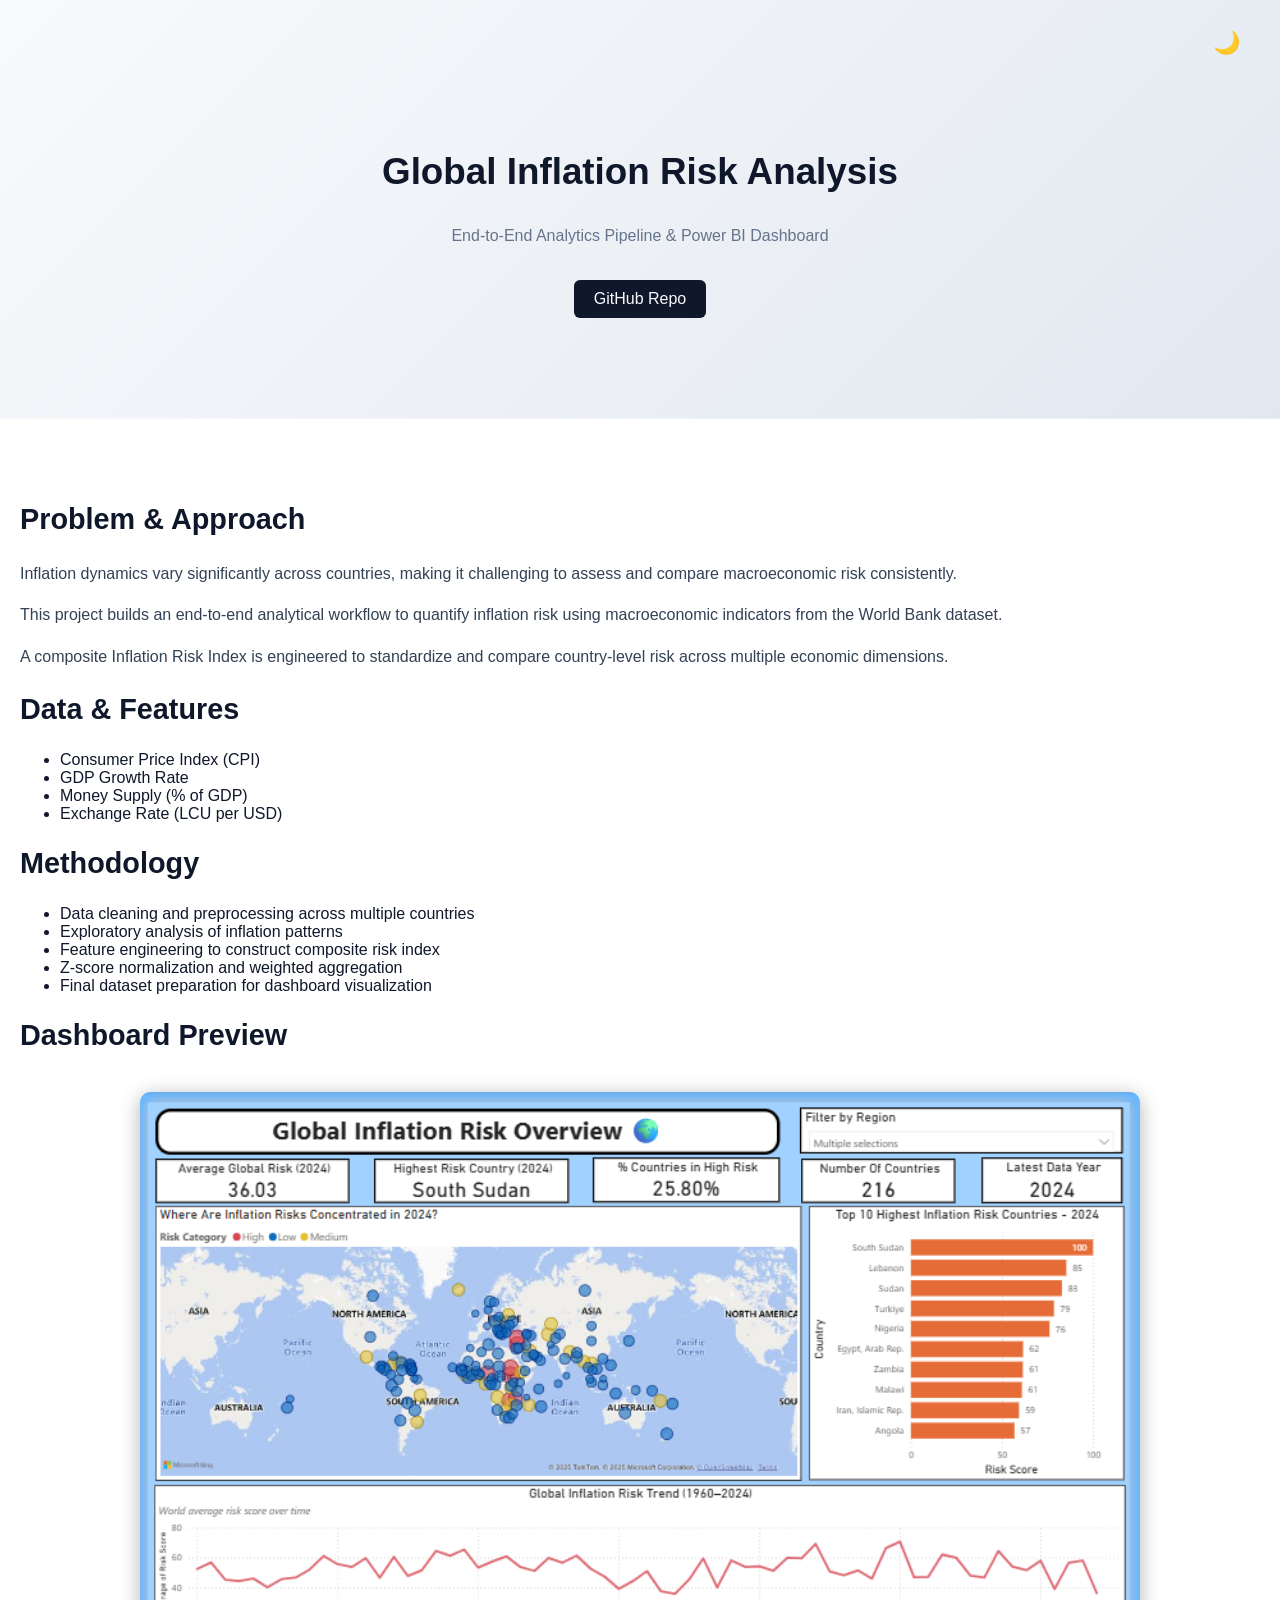
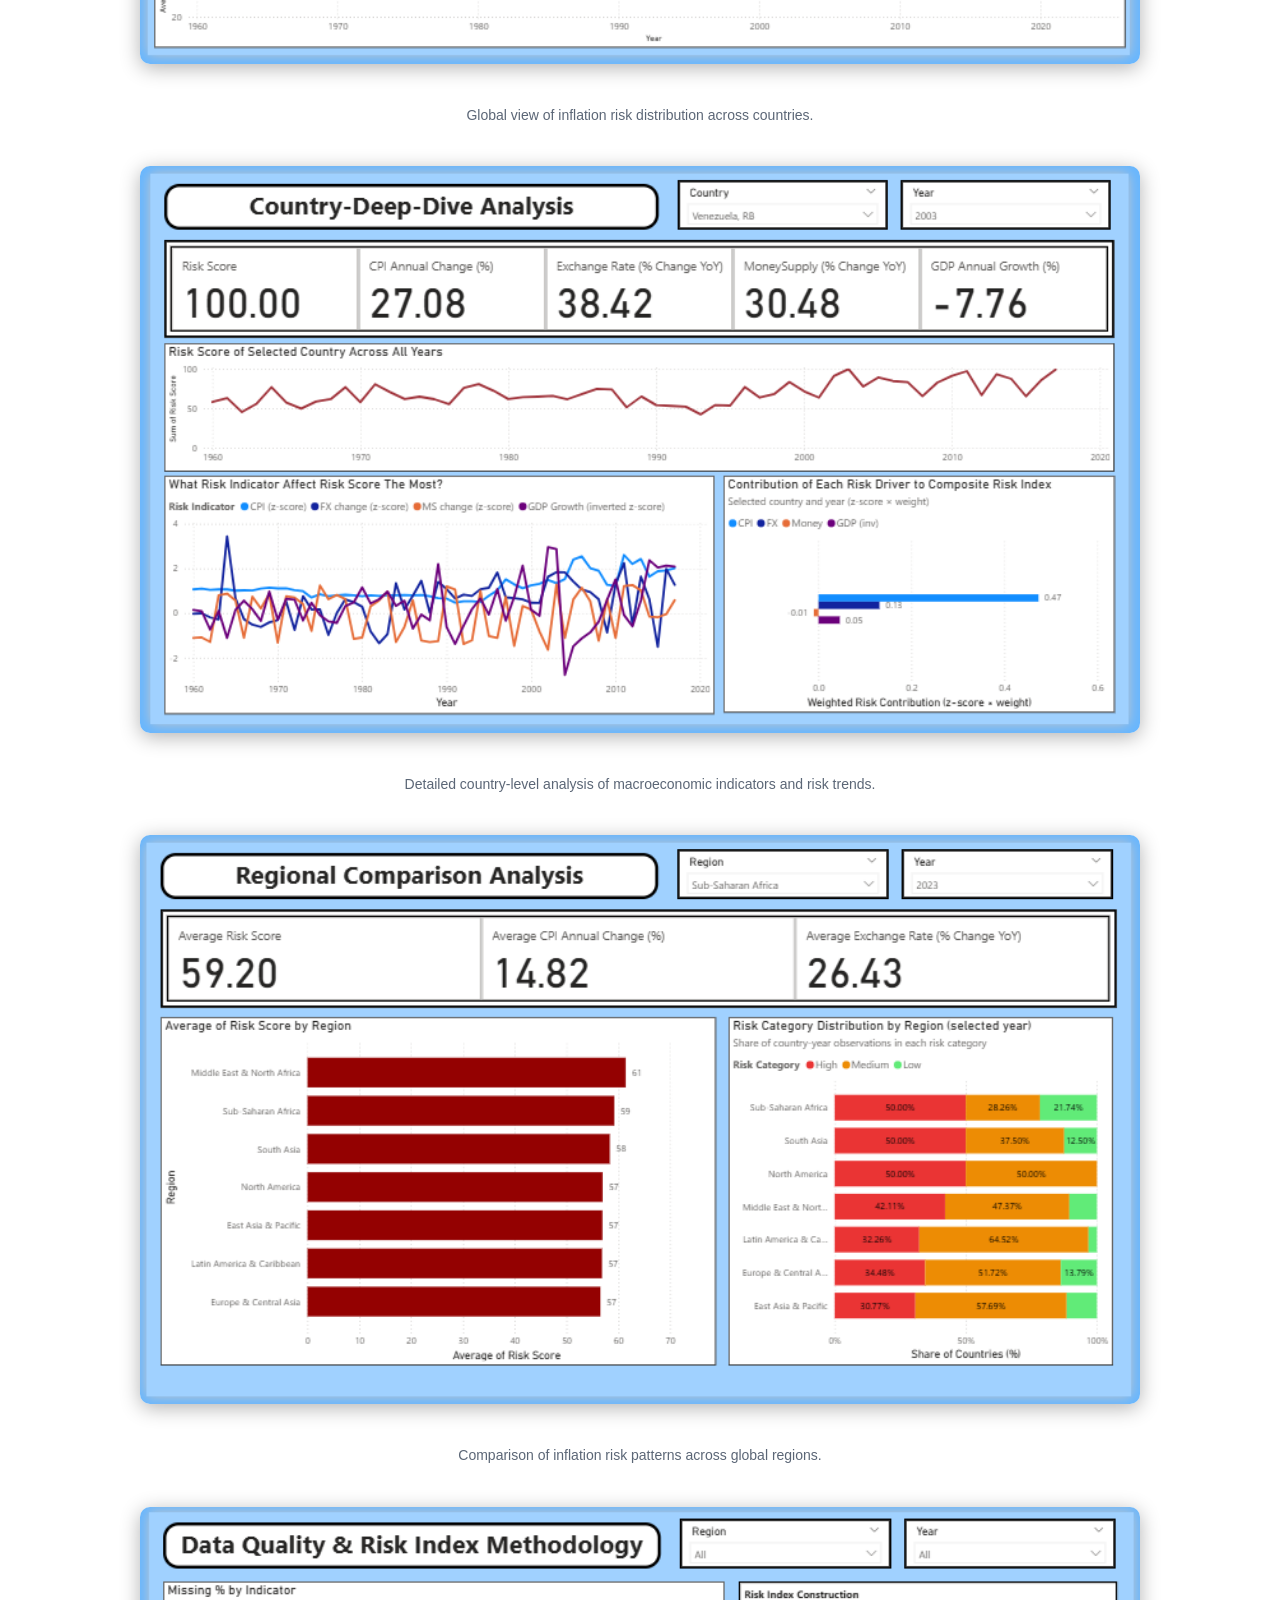
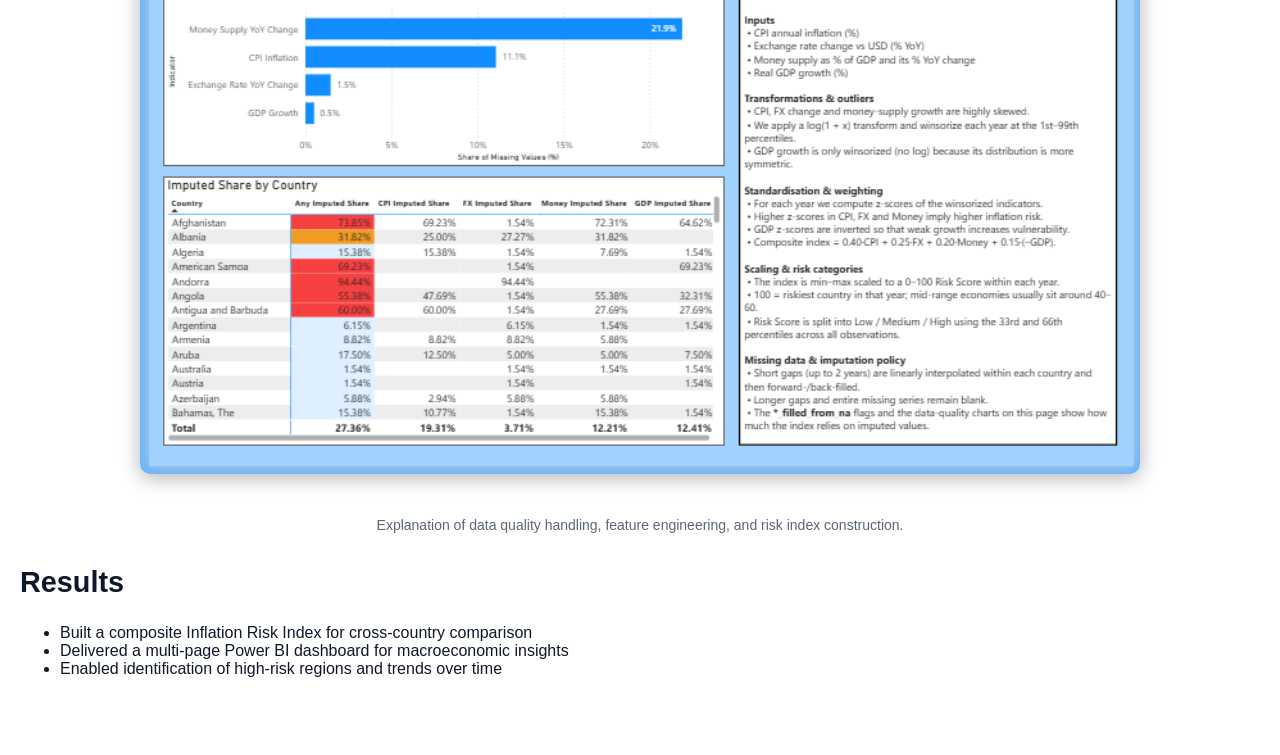
<file: projects/inflation-risk.html>
<!DOCTYPE html>
<html lang="en">
<head>
  <meta charset="UTF-8">
  <title>Inflation Risk Analysis</title>
  <link rel="stylesheet" href="/style.css">

  <style>
    .project-content img {
      width: 100%;
      max-width: 1000px;
      display: block;
      margin: 40px auto;
      border-radius: 10px;
      box-shadow: 0 4px 20px rgba(0,0,0,0.3);
    }

    .image-caption {
      text-align: center;
      font-size: 14px;
      opacity: 0.8;
      margin-bottom: 30px;
    }
  </style>

</head>
<body>

<section class="project-hero">

  <div class="toggle" onclick="toggleTheme()">🌙</div>

  <div class="text">
    <h1>Global Inflation Risk Analysis</h1>
    <p>End-to-End Analytics Pipeline & Power BI Dashboard</p>

    <div class="buttons">
      <a href="https://github.com/namora-fernando/inflation-risk-analysis" target="_blank">GitHub Repo</a>
    </div>
  </div>
</section>

<section class="project-content">

  <h2>Problem & Approach</h2>
  <p>
    Inflation dynamics vary significantly across countries, making it challenging to assess and compare macroeconomic risk consistently.
  </p>

  <p>
    This project builds an end-to-end analytical workflow to quantify inflation risk using macroeconomic indicators from the World Bank dataset.
  </p>

  <p>
    A composite Inflation Risk Index is engineered to standardize and compare country-level risk across multiple economic dimensions.
  </p>


  <h2>Data & Features</h2>
  <ul>
    <li>Consumer Price Index (CPI)</li>
    <li>GDP Growth Rate</li>
    <li>Money Supply (% of GDP)</li>
    <li>Exchange Rate (LCU per USD)</li>
  </ul>


  <h2>Methodology</h2>
  <ul>
    <li>Data cleaning and preprocessing across multiple countries</li>
    <li>Exploratory analysis of inflation patterns</li>
    <li>Feature engineering to construct composite risk index</li>
    <li>Z-score normalization and weighted aggregation</li>
    <li>Final dataset preparation for dashboard visualization</li>
  </ul>


  <h2>Dashboard Preview</h2>

  <img src="../assets/inflation-global-overview.png" alt="Global Overview">
  <p class="image-caption">
    Global view of inflation risk distribution across countries.
  </p>

  <img src="../assets/inflation-country-deep-dive.png" alt="Country Deep Dive">
  <p class="image-caption">
    Detailed country-level analysis of macroeconomic indicators and risk trends.
  </p>

  <img src="../assets/inflation-regional-comparison.png" alt="Regional Comparison">
  <p class="image-caption">
    Comparison of inflation risk patterns across global regions.
  </p>

  <img src="../assets/inflation-data-methodology.png" alt="Data Methodology">
  <p class="image-caption">
    Explanation of data quality handling, feature engineering, and risk index construction.
  </p>


  <h2>Results</h2>
  <ul>
    <li>Built a composite Inflation Risk Index for cross-country comparison</li>
    <li>Delivered a multi-page Power BI dashboard for macroeconomic insights</li>
    <li>Enabled identification of high-risk regions and trends over time</li>
  </ul>

</section>

<script>
function toggleTheme() {
  document.body.classList.toggle("light");

  if (document.body.classList.contains("light")) {
    localStorage.setItem("theme", "light");
  } else {
    localStorage.setItem("theme", "dark");
  }
}

window.onload = function () {
  if (localStorage.getItem("theme") !== "dark") {
    document.body.classList.add("light");
  }
};
</script>

</body>
</html>
</file>
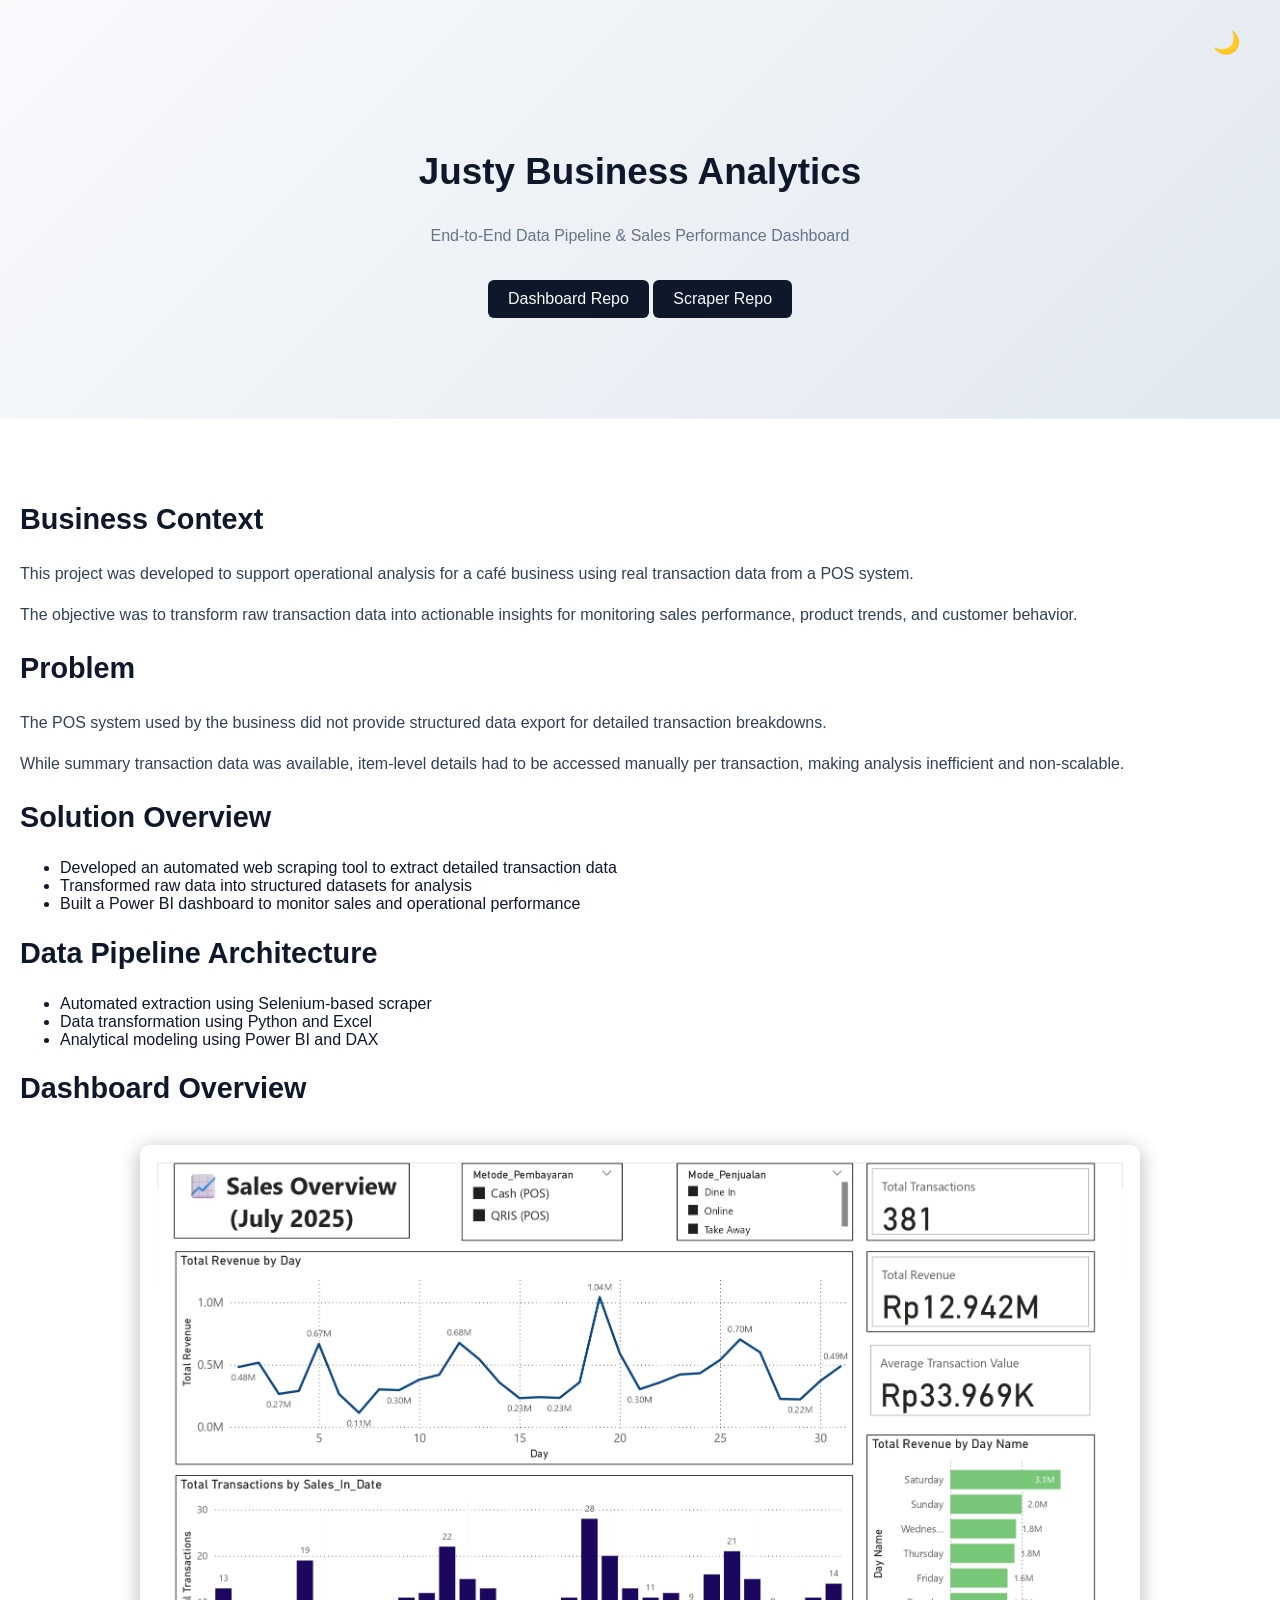
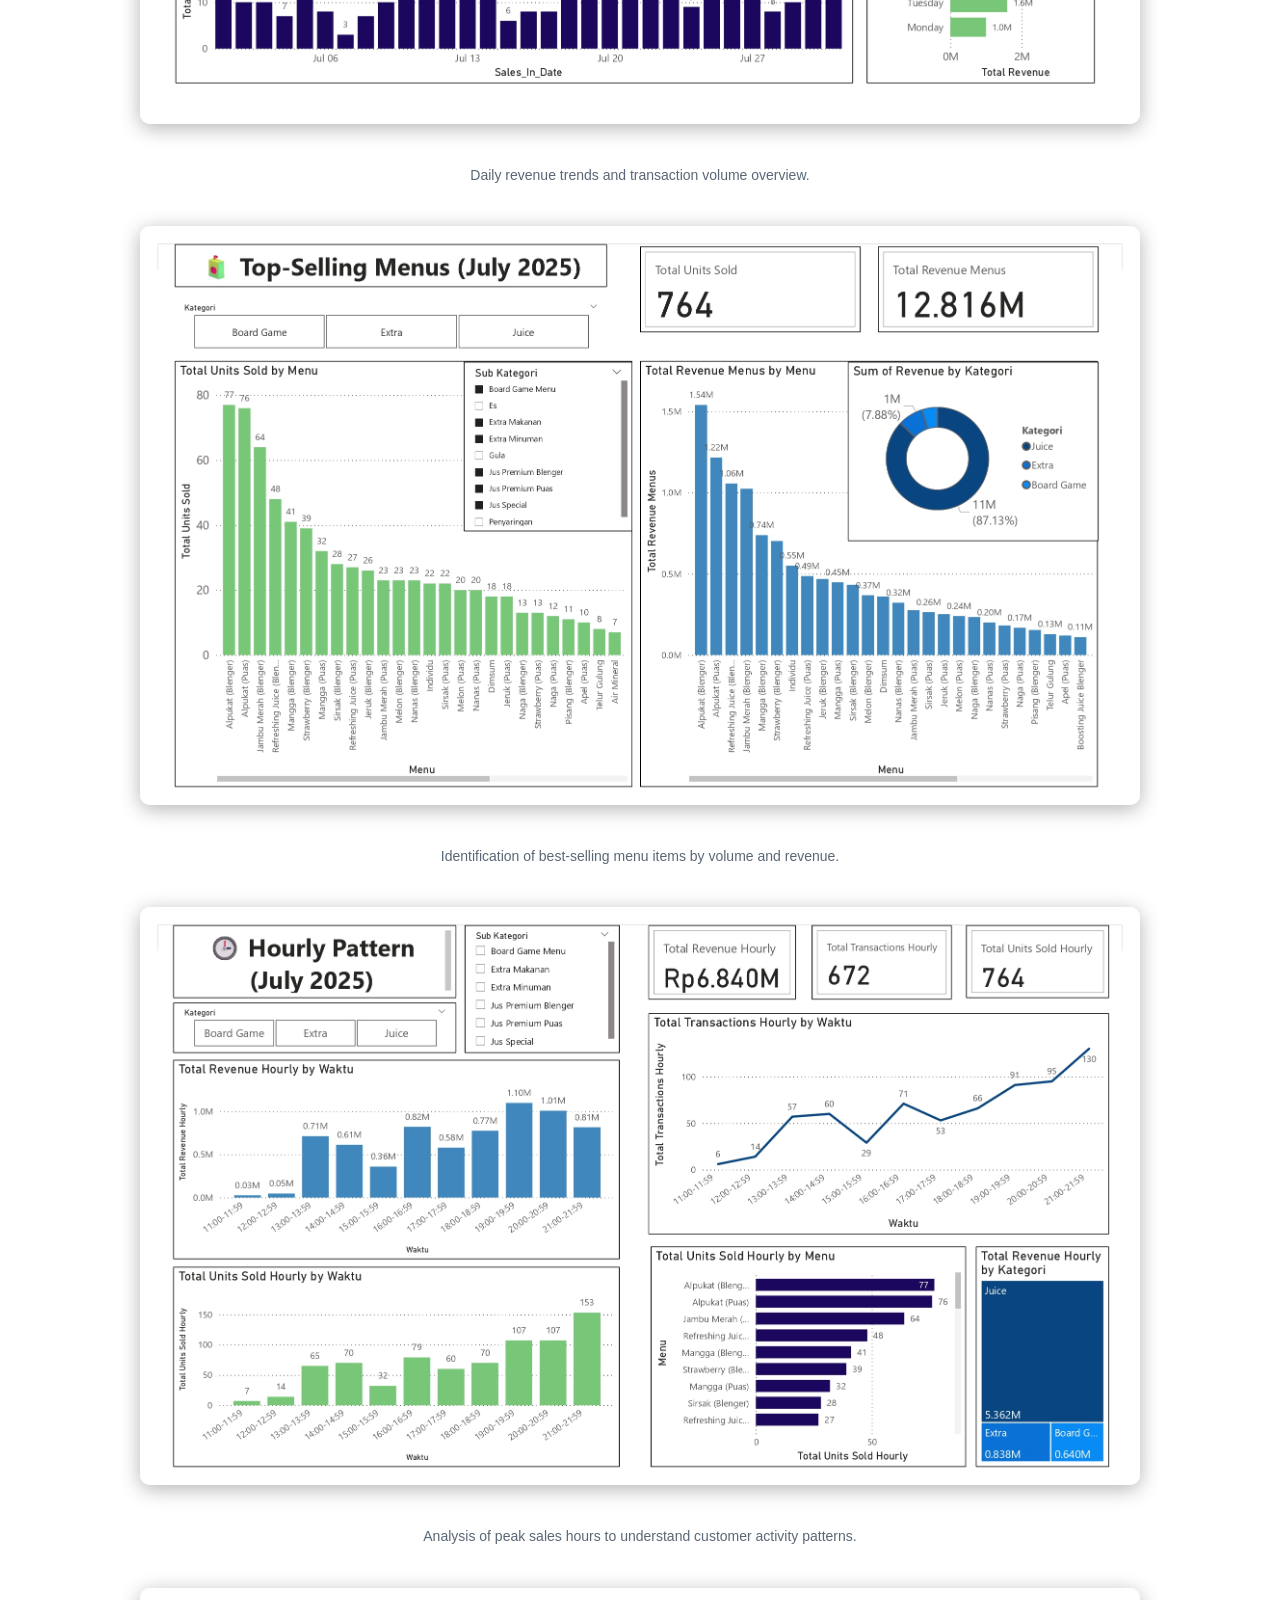
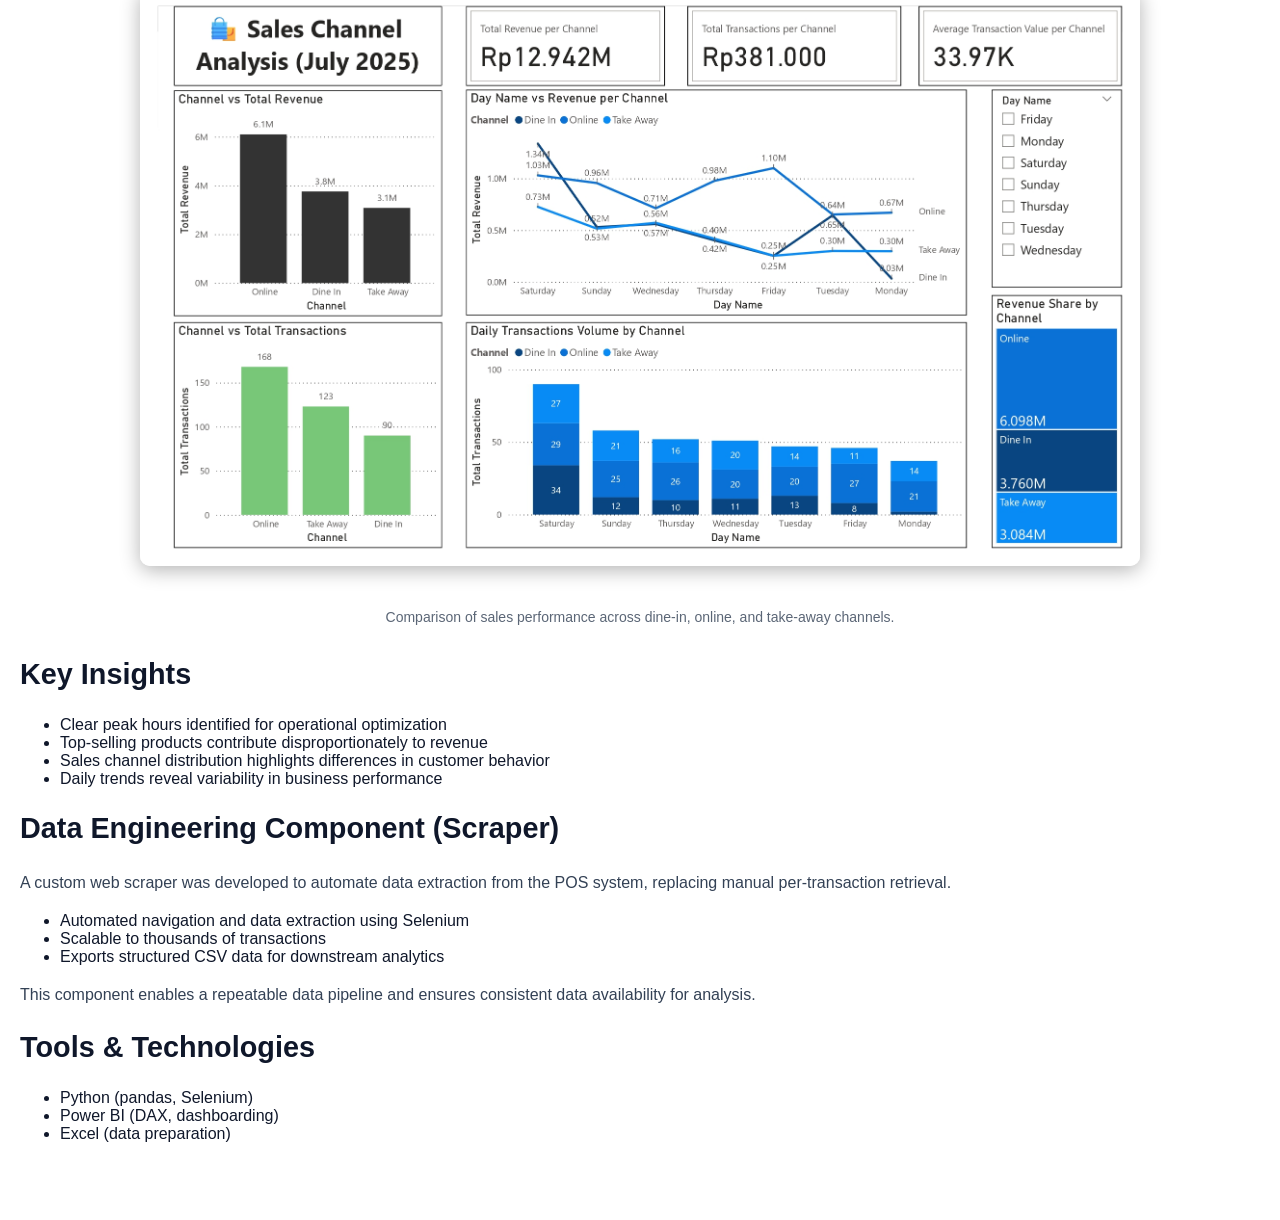
<file: projects/justy.html>
<!DOCTYPE html>
<html lang="en">
<head>
  <meta charset="UTF-8">
  <title>Justy Business Analytics</title>
  <link rel="stylesheet" href="../style.css">

  <style>
    .project-content img {
      width: 100%;
      max-width: 1000px;
      display: block;
      margin: 40px auto;
      border-radius: 10px;
      box-shadow: 0 4px 20px rgba(0,0,0,0.3);
    }

    .image-caption {
      text-align: center;
      font-size: 14px;
      opacity: 0.8;
      margin-bottom: 30px;
    }
  </style>

</head>
<body>

<section class="project-hero">

  <div class="toggle" onclick="toggleTheme()">🌙</div>

  <div class="text">
    <h1>Justy Business Analytics</h1>
    <p>End-to-End Data Pipeline & Sales Performance Dashboard</p>

    <div class="buttons">
      <a href="https://github.com/namora-fernando/justy-sales-dashboard" target="_blank">Dashboard Repo</a>
      <a href="https://github.com/namora-fernando/justy-transactions-scraper" target="_blank">Scraper Repo</a>
    </div>
  </div>
</section>

<section class="project-content">

  <h2>Business Context</h2>
  <p>
    This project was developed to support operational analysis for a café business using real transaction data from a POS system.
  </p>

  <p>
    The objective was to transform raw transaction data into actionable insights for monitoring sales performance, product trends, and customer behavior.
  </p>


  <h2>Problem</h2>
  <p>
    The POS system used by the business did not provide structured data export for detailed transaction breakdowns.
  </p>

  <p>
    While summary transaction data was available, item-level details had to be accessed manually per transaction, making analysis inefficient and non-scalable.
  </p>


  <h2>Solution Overview</h2>
  <ul>
    <li>Developed an automated web scraping tool to extract detailed transaction data</li>
    <li>Transformed raw data into structured datasets for analysis</li>
    <li>Built a Power BI dashboard to monitor sales and operational performance</li>
  </ul>


  <h2>Data Pipeline Architecture</h2>
  <ul>
    <li>Automated extraction using Selenium-based scraper</li>
    <li>Data transformation using Python and Excel</li>
    <li>Analytical modeling using Power BI and DAX</li>
  </ul>


  <h2>Dashboard Overview</h2>

  <img src="../assets/justy-sales-overview.png" alt="Sales Overview">
  <p class="image-caption">
    Daily revenue trends and transaction volume overview.
  </p>

  <img src="../assets/justy-top-menu.png" alt="Top Selling Menu">
  <p class="image-caption">
    Identification of best-selling menu items by volume and revenue.
  </p>

  <img src="../assets/justy-hourly.png" alt="Hourly Pattern">
  <p class="image-caption">
    Analysis of peak sales hours to understand customer activity patterns.
  </p>

  <img src="../assets/justy-channel.png" alt="Channel Analysis">
  <p class="image-caption">
    Comparison of sales performance across dine-in, online, and take-away channels.
  </p>


  <h2>Key Insights</h2>
  <ul>
    <li>Clear peak hours identified for operational optimization</li>
    <li>Top-selling products contribute disproportionately to revenue</li>
    <li>Sales channel distribution highlights differences in customer behavior</li>
    <li>Daily trends reveal variability in business performance</li>
  </ul>


  <h2>Data Engineering Component (Scraper)</h2>
  <p>
    A custom web scraper was developed to automate data extraction from the POS system, replacing manual per-transaction retrieval.
  </p>

  <ul>
    <li>Automated navigation and data extraction using Selenium</li>
    <li>Scalable to thousands of transactions</li>
    <li>Exports structured CSV data for downstream analytics</li>
  </ul>

  <p>
    This component enables a repeatable data pipeline and ensures consistent data availability for analysis.
  </p>


  <h2>Tools & Technologies</h2>
  <ul>
    <li>Python (pandas, Selenium)</li>
    <li>Power BI (DAX, dashboarding)</li>
    <li>Excel (data preparation)</li>
  </ul>

</section>

<script>
function toggleTheme() {
  document.body.classList.toggle("light");

  if (document.body.classList.contains("light")) {
    localStorage.setItem("theme", "light");
  } else {
    localStorage.setItem("theme", "dark");
  }
}

window.onload = function () {
  if (localStorage.getItem("theme") !== "dark") {
    document.body.classList.add("light");
  }
};
</script>

</body>
</html>
</file>
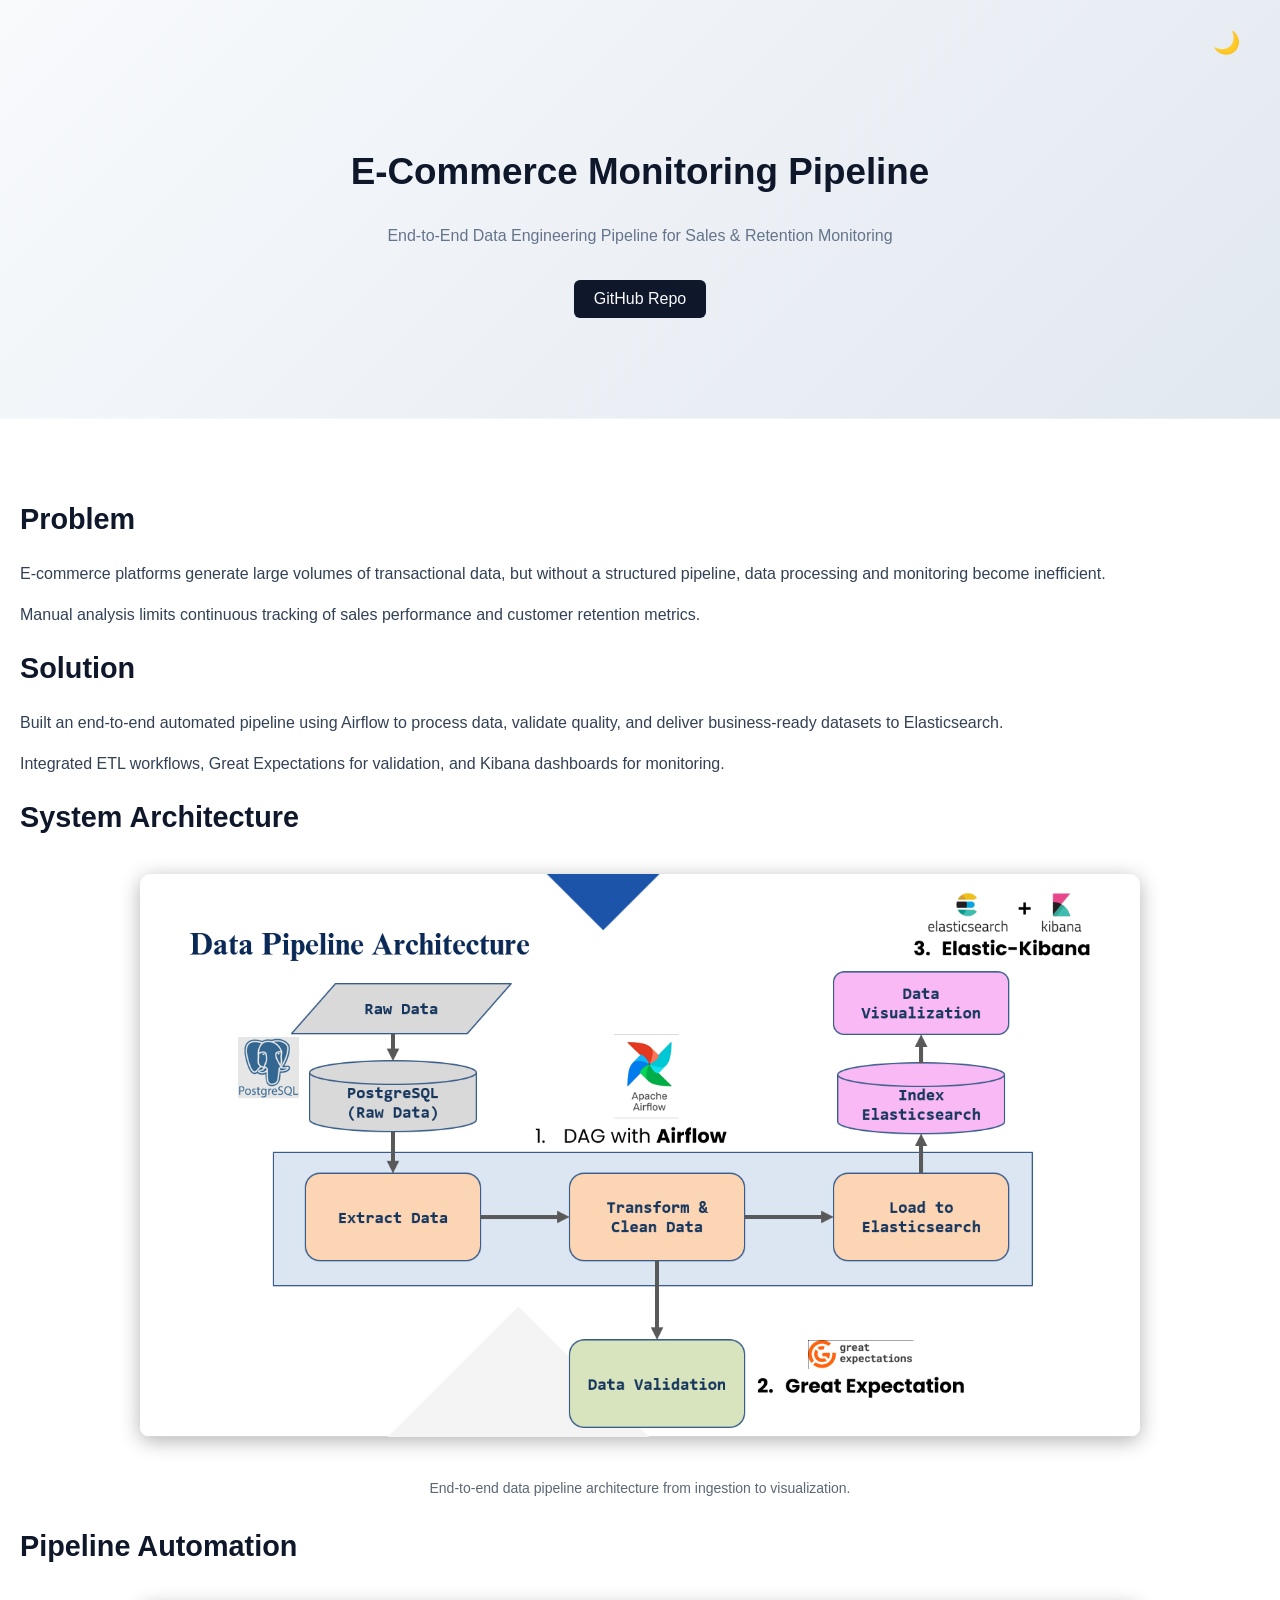
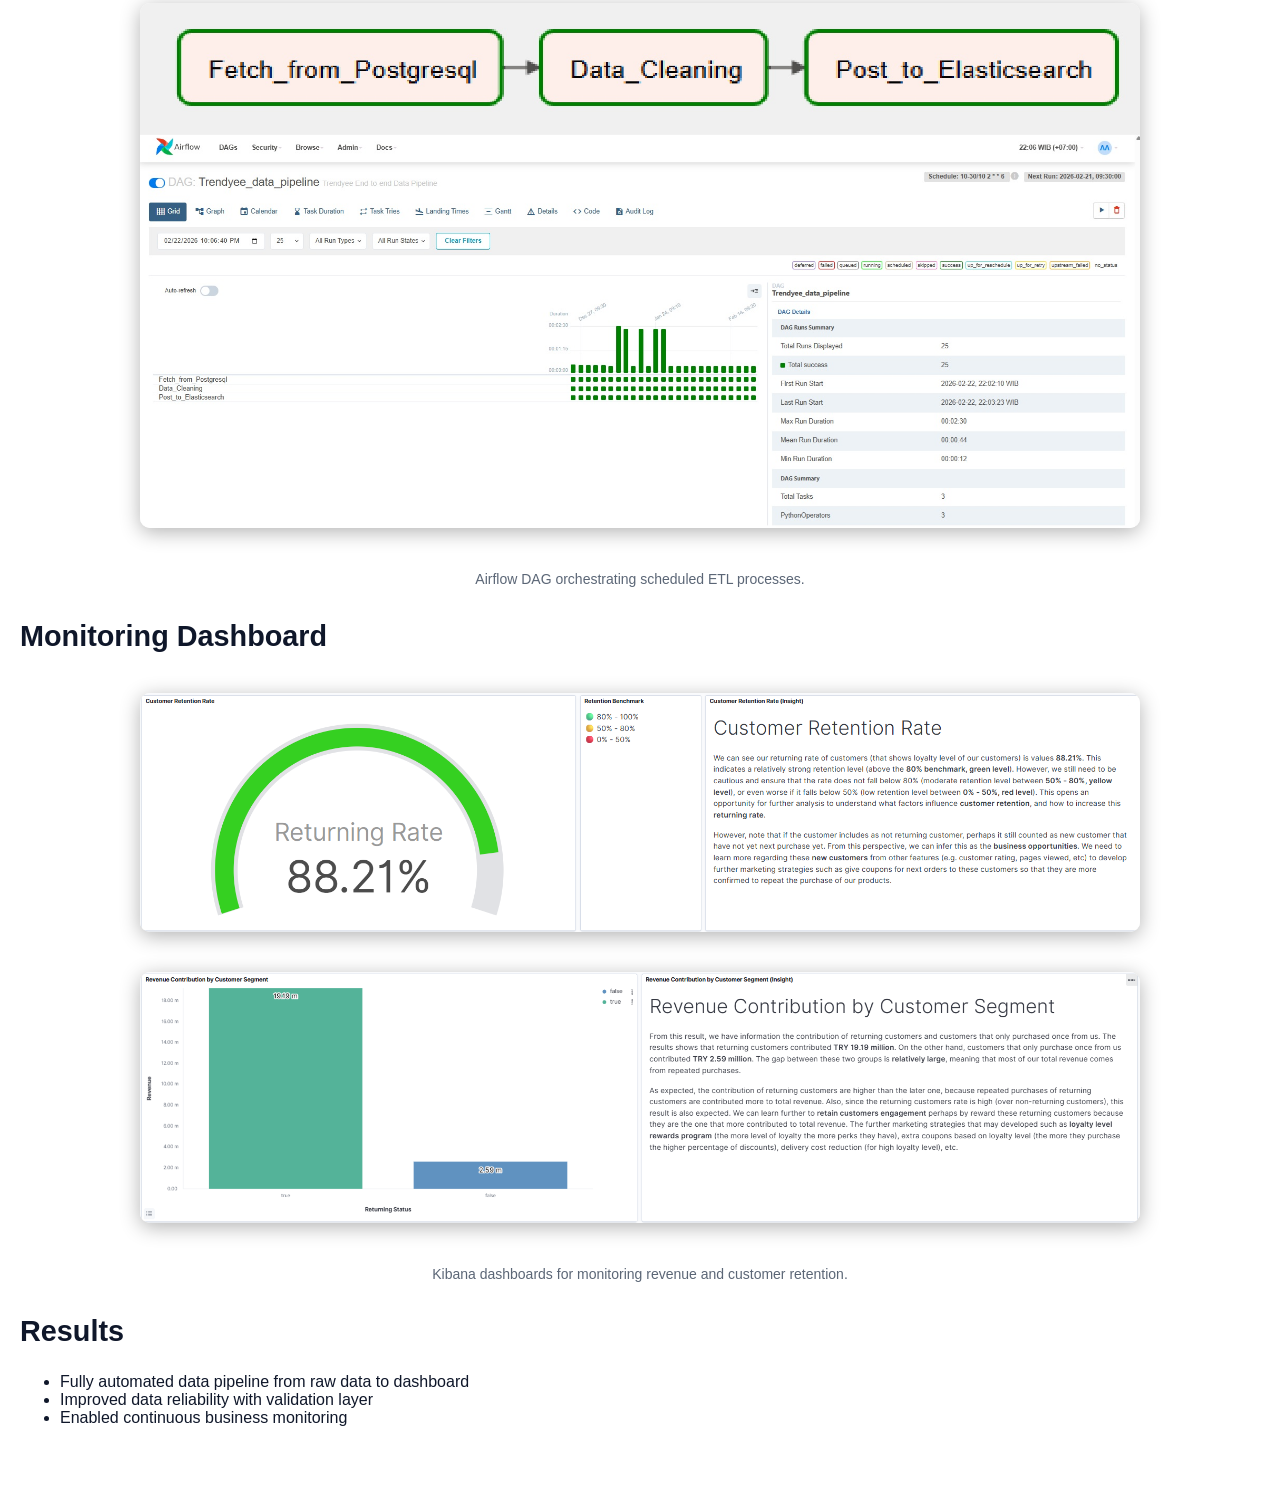
<file: projects/monitoring-pipeline.html>
<!DOCTYPE html>
<html lang="en">
<head>
  <meta charset="UTF-8">
  <title>Monitoring Pipeline</title>
  <link rel="stylesheet" href="/style.css">

  <style>
    .project-content img {
      width: 100%;
      max-width: 1000px;
      display: block;
      margin: 40px auto;
      border-radius: 10px;
      box-shadow: 0 4px 20px rgba(0,0,0,0.3);
    }

    .image-caption {
      text-align: center;
      font-size: 14px;
      opacity: 0.8;
      margin-bottom: 30px;
    }
  </style>

</head>
<body>

<section class="project-hero">

  <div class="toggle" onclick="toggleTheme()">🌙</div>

  <div class="text">
    <h1>E-Commerce Monitoring Pipeline</h1>
    <p>End-to-End Data Engineering Pipeline for Sales & Retention Monitoring</p>

    <div class="buttons">
      <a href="https://github.com/namora-fernando/ecommerce-sales-retention-monitoring-pipeline" target="_blank">GitHub Repo</a>
    </div>
  </div>
</section>

<section class="project-content">

  <h2>Problem</h2>
  <p>
    E-commerce platforms generate large volumes of transactional data, but without a structured pipeline, data processing and monitoring become inefficient.
  </p>

  <p>
    Manual analysis limits continuous tracking of sales performance and customer retention metrics.
  </p>


  <h2>Solution</h2>
  <p>
    Built an end-to-end automated pipeline using Airflow to process data, validate quality, and deliver business-ready datasets to Elasticsearch.
  </p>

  <p>
    Integrated ETL workflows, Great Expectations for validation, and Kibana dashboards for monitoring.
  </p>


  <h2>System Architecture</h2>

  <img src="../assets/monitoring-architecture.png">
  <p class="image-caption">
    End-to-end data pipeline architecture from ingestion to visualization.
  </p>


  <h2>Pipeline Automation</h2>

  <img src="../assets/airflow-dag.png">
  <p class="image-caption">
    Airflow DAG orchestrating scheduled ETL processes.
  </p>


  <h2>Monitoring Dashboard</h2>

  <img src="../assets/dashboard-kpi.png">
  <img src="../assets/dashboard-retention.png">

  <p class="image-caption">
    Kibana dashboards for monitoring revenue and customer retention.
  </p>


  <h2>Results</h2>

  <ul>
    <li>Fully automated data pipeline from raw data to dashboard</li>
    <li>Improved data reliability with validation layer</li>
    <li>Enabled continuous business monitoring</li>
  </ul>

</section>

<script>
function toggleTheme() {
  document.body.classList.toggle("light");

  if (document.body.classList.contains("light")) {
    localStorage.setItem("theme", "light");
  } else {
    localStorage.setItem("theme", "dark");
  }
}

window.onload = function () {
  if (localStorage.getItem("theme") !== "dark") {
    document.body.classList.add("light");
  }
};
</script>

</body>
</html>
</file>
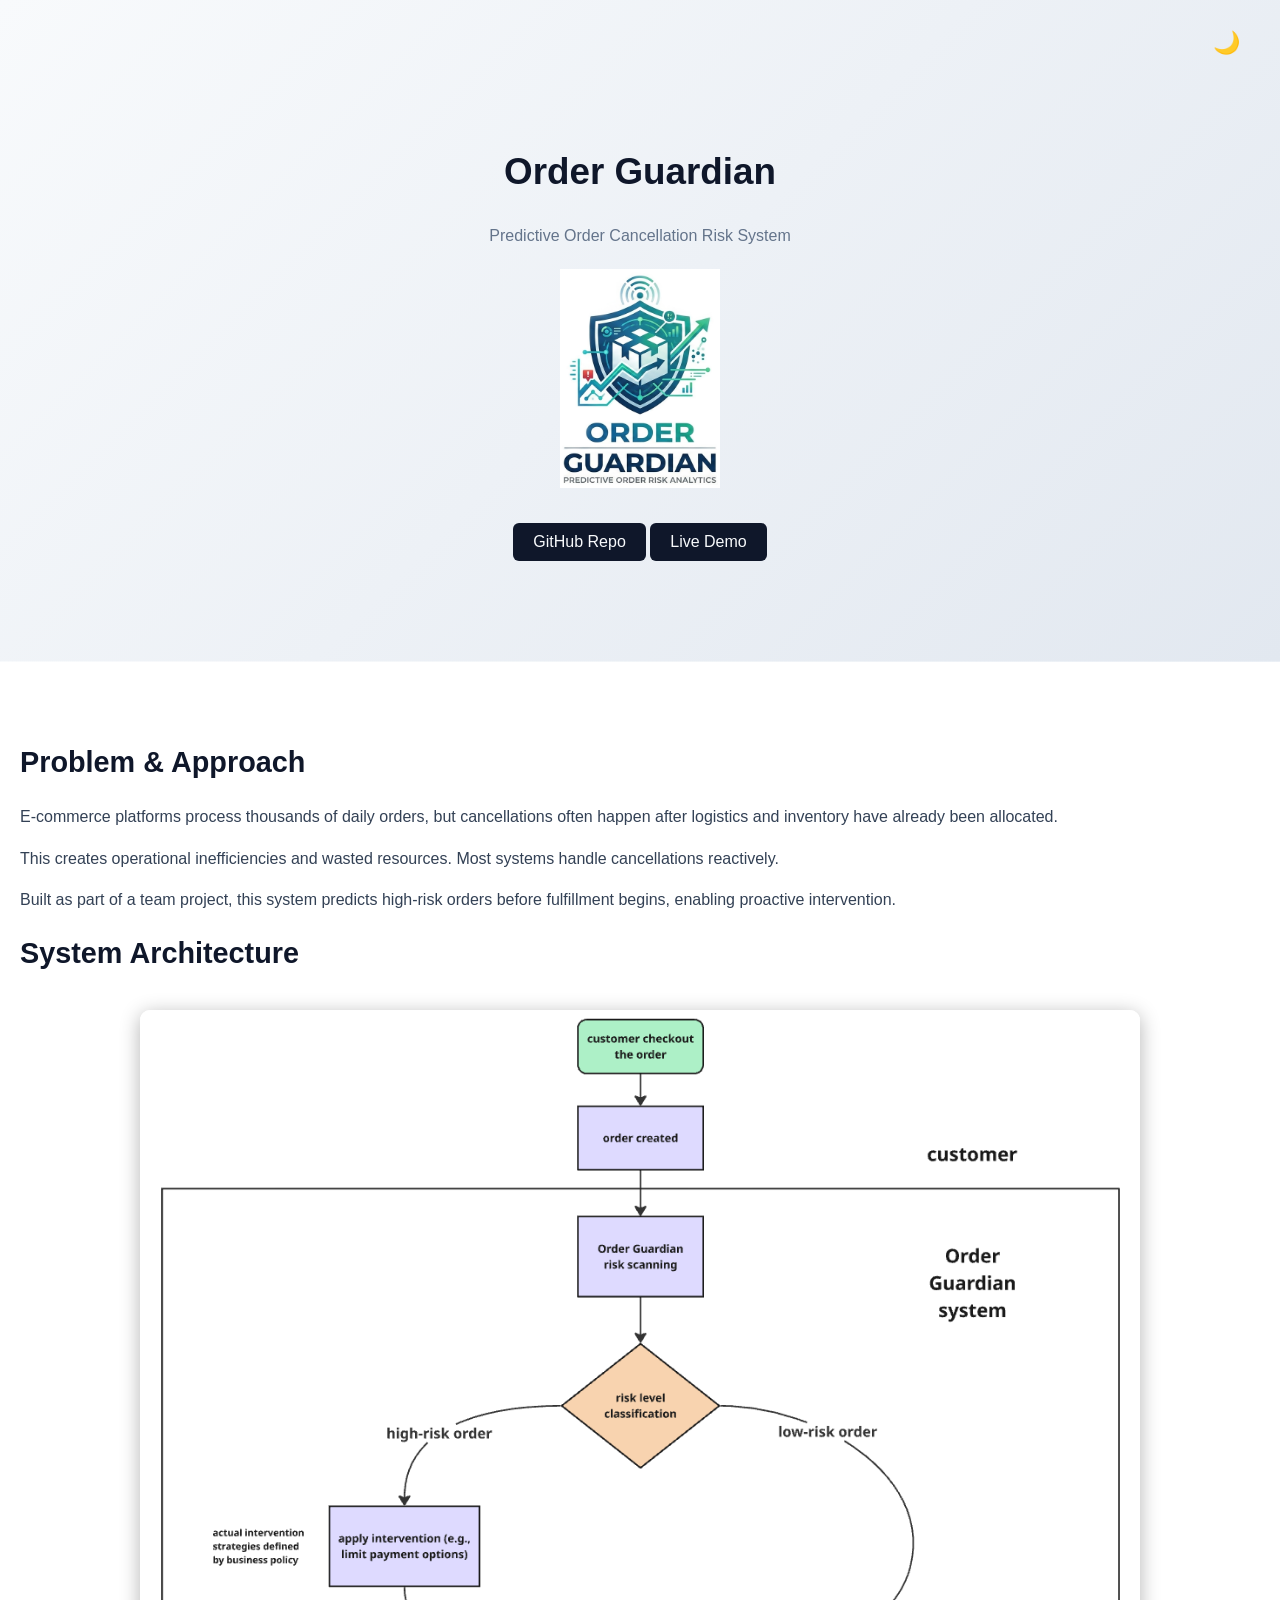
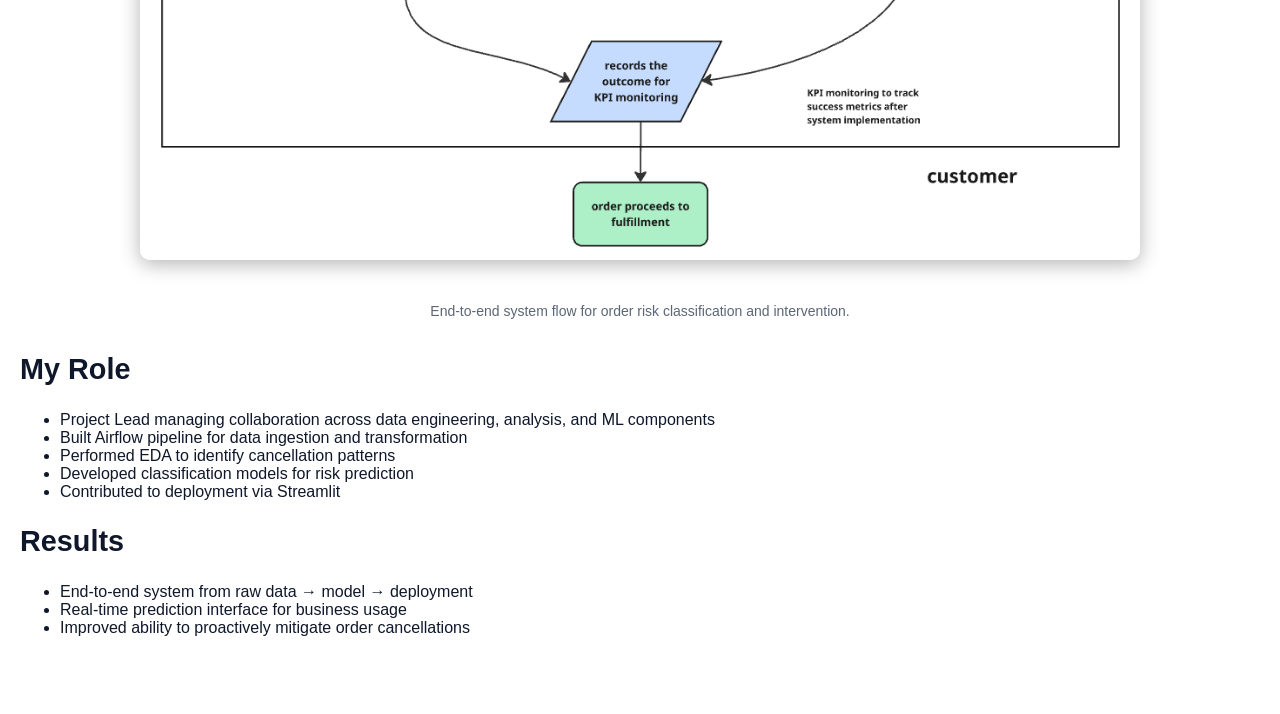
<file: projects/order-guardian.html>
<!DOCTYPE html>
<html lang="en">
<head>
  <meta charset="UTF-8">
  <title>Order Guardian</title>
  <link rel="stylesheet" href="/style.css">

  <style>
    .project-content img {
      width: 100%;
      max-width: 1000px;
      display: block;
      margin: 40px auto;
      border-radius: 10px;
      box-shadow: 0 4px 20px rgba(0,0,0,0.3);
    }

    .image-caption {
      text-align: center;
      font-size: 14px;
      opacity: 0.8;
      margin-bottom: 30px;
    }

    .project-logo {
      width: 160px;
      margin: 20px auto;
      display: block;
    }
  </style>

</head>
<body>

<section class="project-hero">

  <div class="toggle" onclick="toggleTheme()">🌙</div>

  <div class="text">
    <h1>Order Guardian</h1>
    <p>Predictive Order Cancellation Risk System</p>

    <img src="../assets/order_guardian-logo.png" alt="Order Guardian Logo" class="project-logo">

    <div class="buttons">
      <a href="https://github.com/FTDS-assignment-bay/p2-final-project-ftds-051-rmt-group-001" target="_blank">GitHub Repo</a>
      <a href="https://huggingface.co/spaces/Heizsenberg/order-guardian" target="_blank">Live Demo</a>
    </div>
  </div>
</section>

<section class="project-content">

  <h2>Problem & Approach</h2>
  <p>
    E-commerce platforms process thousands of daily orders, but cancellations often happen after logistics and inventory have already been allocated.
  </p>

  <p>
    This creates operational inefficiencies and wasted resources. Most systems handle cancellations reactively.
  </p>

  <p>
    Built as part of a team project, this system predicts high-risk orders before fulfillment begins, enabling proactive intervention.
  </p>


  <h2>System Architecture</h2>

  <img src="../assets/order_guardian-project-architecture.png">
  <p class="image-caption">
    End-to-end system flow for order risk classification and intervention.
  </p>


  <h2>My Role</h2>

  <ul>
    <li>Project Lead managing collaboration across data engineering, analysis, and ML components</li>
    <li>Built Airflow pipeline for data ingestion and transformation</li>
    <li>Performed EDA to identify cancellation patterns</li>
    <li>Developed classification models for risk prediction</li>
    <li>Contributed to deployment via Streamlit</li>
  </ul>


  <h2>Results</h2>

  <ul>
    <li>End-to-end system from raw data → model → deployment</li>
    <li>Real-time prediction interface for business usage</li>
    <li>Improved ability to proactively mitigate order cancellations</li>
  </ul>

</section>

<script>
function toggleTheme() {
  document.body.classList.toggle("light");

  if (document.body.classList.contains("light")) {
    localStorage.setItem("theme", "light");
  } else {
    localStorage.setItem("theme", "dark");
  }
}

window.onload = function () {
  if (localStorage.getItem("theme") !== "dark") {
    document.body.classList.add("light");
  }
};
</script>

</body>
</html>
</file>
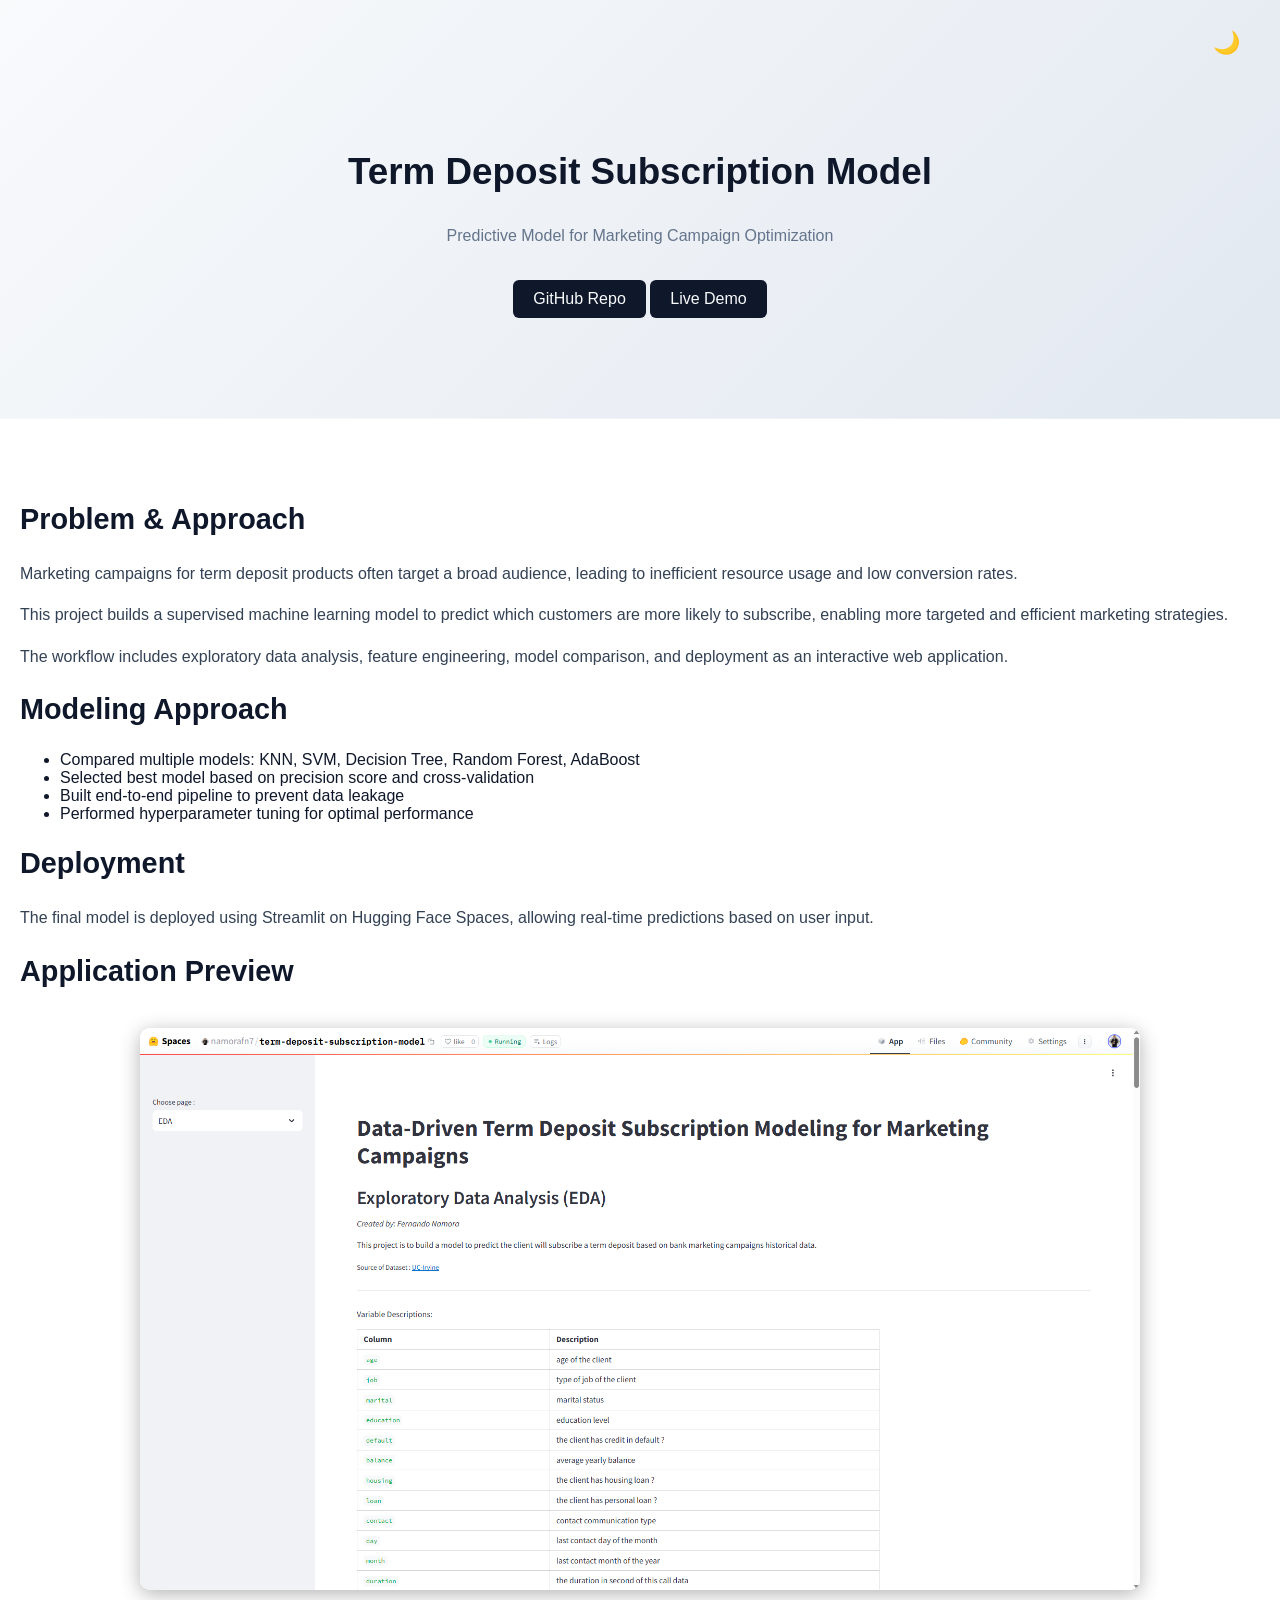
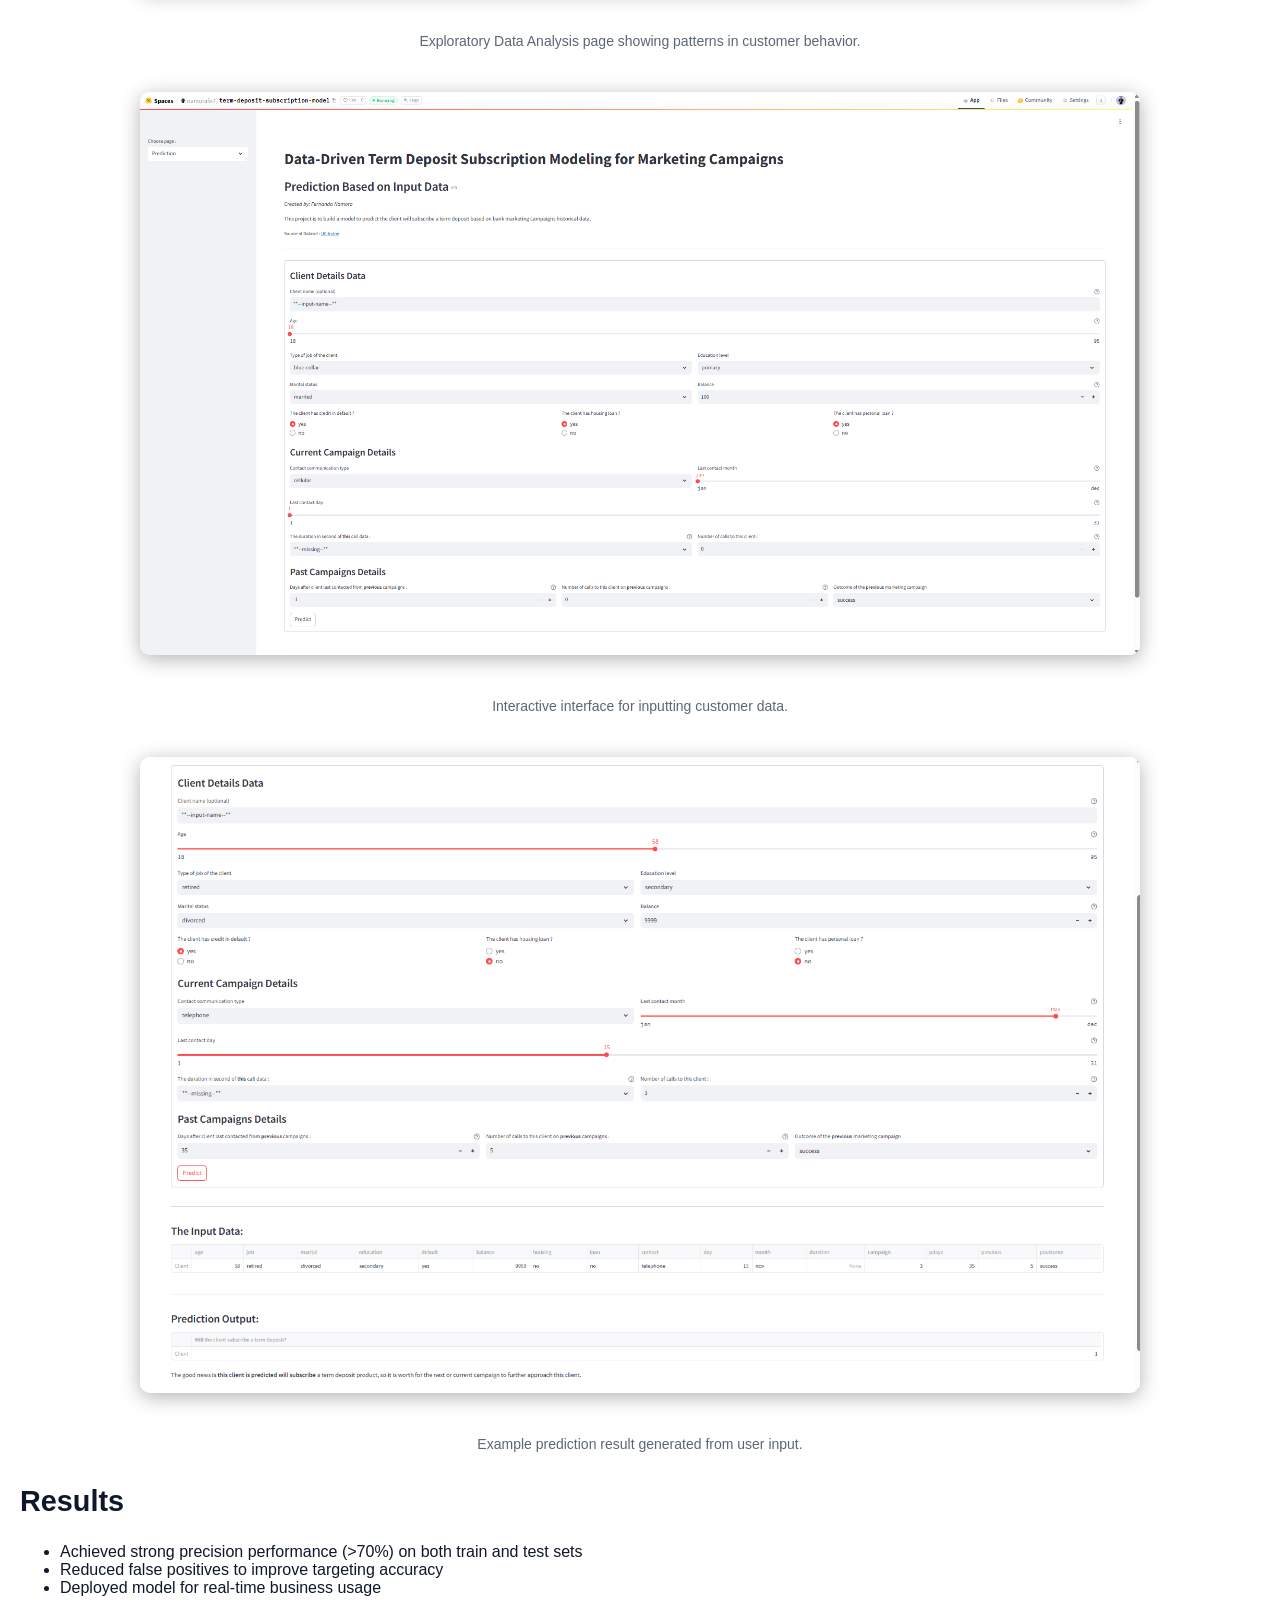
<file: projects/term-deposit.html>
<!DOCTYPE html>
<html lang="en">
<head>
  <meta charset="UTF-8">
  <title>Term Deposit Model</title>
  <link rel="stylesheet" href="/style.css">

  <style>
    .project-content img {
      width: 100%;
      max-width: 1000px;
      display: block;
      margin: 40px auto;
      border-radius: 10px;
      box-shadow: 0 4px 20px rgba(0,0,0,0.3);
    }

    .image-caption {
      text-align: center;
      font-size: 14px;
      opacity: 0.8;
      margin-bottom: 30px;
    }
  </style>

</head>
<body>

<section class="project-hero">

  <div class="toggle" onclick="toggleTheme()">🌙</div>

  <div class="text">
    <h1>Term Deposit Subscription Model</h1>
    <p>Predictive Model for Marketing Campaign Optimization</p>

    <div class="buttons">
      <a href="https://github.com/namora-fernando/term-deposit-subscription-model" target="_blank">GitHub Repo</a>
      <a href="https://huggingface.co/spaces/namorafn7/term-deposit-subscription-model" target="_blank">Live Demo</a>
    </div>
  </div>
</section>

<section class="project-content">

  <h2>Problem & Approach</h2>
  <p>
    Marketing campaigns for term deposit products often target a broad audience, leading to inefficient resource usage and low conversion rates.
  </p>

  <p>
    This project builds a supervised machine learning model to predict which customers are more likely to subscribe, enabling more targeted and efficient marketing strategies.
  </p>

  <p>
    The workflow includes exploratory data analysis, feature engineering, model comparison, and deployment as an interactive web application.
  </p>


  <h2>Modeling Approach</h2>
  <ul>
    <li>Compared multiple models: KNN, SVM, Decision Tree, Random Forest, AdaBoost</li>
    <li>Selected best model based on precision score and cross-validation</li>
    <li>Built end-to-end pipeline to prevent data leakage</li>
    <li>Performed hyperparameter tuning for optimal performance</li>
  </ul>


  <h2>Deployment</h2>
  <p>
    The final model is deployed using Streamlit on Hugging Face Spaces, allowing real-time predictions based on user input.
  </p>


  <h2>Application Preview</h2>

  <img src="../assets/term-eda.png" alt="EDA Page">
  <p class="image-caption">Exploratory Data Analysis page showing patterns in customer behavior.</p>

  <img src="../assets/term-ui.png" alt="Prediction UI">
  <p class="image-caption">Interactive interface for inputting customer data.</p>

  <img src="../assets/term-output.png" alt="Prediction Output">
  <p class="image-caption">Example prediction result generated from user input.</p>


  <h2>Results</h2>
  <ul>
    <li>Achieved strong precision performance (>70%) on both train and test sets</li>
    <li>Reduced false positives to improve targeting accuracy</li>
    <li>Deployed model for real-time business usage</li>
  </ul>

</section>

<script>
function toggleTheme() {
  document.body.classList.toggle("light");

  if (document.body.classList.contains("light")) {
    localStorage.setItem("theme", "light");
  } else {
    localStorage.setItem("theme", "dark");
  }
}

window.onload = function () {
  if (localStorage.getItem("theme") !== "dark") {
    document.body.classList.add("light");
  }
};
</script>

</body>
</html>
</file>
<file: style.css>
/* RESET */
body {
  margin: 0;
  font-family: 'Segoe UI', sans-serif;
  background: var(--bg);
  color: var(--text);
  transition: 0.3s;
}

/* THEME VARIABLES */
:root {
  --bg: #0f172a;
  --section: #0b1220;
  --card: #1e293b;
  --card-hover: #334155;
  --text: #ffffff;
  --subtext: #cbd5f5;
  --muted: #94a3b8;
  --accent: #38bdf8;
}

/* LIGHT MODE */
.light {
  --bg: #f8fafc;
  --section: #ffffff;
  --card: #e2e8f0;
  --card-hover: #cbd5e1;
  --text: #0f172a;
  --subtext: #334155;
  --muted: #64748b;
  --accent: #0ea5e9;
}

/* SECTION */
section {
  padding: 80px 10%;
  background: var(--section);
  border-bottom: 1px solid rgba(255,255,255,0.05);
}

/* HERO */
.hero {
  text-align: center;
  background: linear-gradient(135deg, var(--bg), var(--card));
  padding: 120px 10% 100px;
}

/* TYPO */
h1 { font-size: 2.5rem; }
h2 { font-size: 1.8rem; margin-bottom: 25px; }
p { line-height: 1.6; color: var(--subtext); }

/* BUTTON */
.buttons a {
  display: inline-block;
  margin-top: 15px;
  padding: 10px 20px;
  background: var(--text);
  color: var(--bg);
  text-decoration: none;
  border-radius: 6px;
}

.buttons a:hover {
  opacity: 0.85;
}

/* GRID */
.grid {
  display: grid;
  grid-template-columns: repeat(auto-fit, minmax(280px, 1fr));
  gap: 25px;
}

/* PROJECTS GRID */
.projects-grid {
  display: grid;
  grid-template-columns: repeat(2, 1fr);
  gap: 25px;
  align-items: start;
}

/* FEATURED GRID */
.featured-grid {
  display: grid;
  grid-template-columns: 1fr 1fr;
  gap: 30px;
  align-items: stretch;
}

/* CARD */
.card, .featured-card {
  background: var(--card);
  padding: 24px;
  border-radius: 14px;
  transition: 0.3s;
}

.card {
  display: flex;
  flex-direction: column;
}

.card:hover,
.featured-card:hover {
  background: var(--card-hover);
  transform: translateY(-5px);
}

.card span {
  margin-top: 10px;
  font-size: 0.85rem;
  color: var(--muted);
}

.card .impact {
  margin-top: 10px;
  font-weight: 500;
}

/* FEATURED CARD */
.featured-card {
  display: flex;
  flex-direction: column;
  min-height: 320px;
}

.featured-card h3 p {
  margin: 0;
}

/* TEXT */
.featured-card .desc {
  margin-top: 10px;
}

.featured-card .impact {
  margin-top: 10px;
  font-weight: 500;
}

.featured-card span {
  margin-top: 10px;
  font-size: 0.85rem;
  color: var(--muted);
}

.featured-card h3 {
  display: flex;
  flex-direction: column;
  gap: 5px;
}

/* PUSH BUTTON DOWN */
.links {
  margin-top: auto;
  padding-top: 15px;
}

.links a {
  margin-top: 12px;
  margin-right: 8px;
  padding: 7px 14px;
  background: var(--accent);
  color: black;
  text-decoration: none;
  border-radius: 6px;
}

/* BADGE */
.badge {
  display: inline-block;
  margin-top: 8px;
  padding: 4px 8px;
  font-size: 0.75rem;
  background: var(--accent);
  color: black;
  border-radius: 5px;
}

/* SIDEBAR */
.sidebar {
  position: fixed;
  top: 50%;
  left: 15px;
  transform: translateY(-50%);
}

.sidebar a {
  display: block;
  margin: 8px 0;
  font-size: 0.8rem;
  color: var(--muted);
  text-decoration: none;
}

.sidebar a:hover {
  color: var(--accent);
}

/* CONTACT */
.contact {
  text-align: center;
}

.contact-links a {
  margin: 10px;
  padding: 8px 14px;
  background: var(--card);
  border-radius: 6px;
  text-decoration: none;
  color: var(--text);
}

/* THEME TOGGLE BUTTON */
.toggle {
  position: fixed;
  top: 30px;
  right: 40px;
  font-size: 22px;
  z-index: 999;
  cursor: pointer;
}

/* RESPONSIVE */
@media (max-width: 768px) {
  .featured-grid {
    grid-template-columns: 1fr;
  }
}

/* PROJECT HERO */
.project-hero {
  padding: 120px 10% 60px;
  text-align: center;
  margin: 0 auto;
  display: flex;
  flex-direction: column;
  align-items: center;
  background: linear-gradient(135deg, var(--bg), var(--card));
  padding: 120px 10% 100px;
}

/* LOGO IMAGE */
.project-logo {
  width: 180px;
  margin: 20px auto 10px;
}

/* MOBILE FIX */
@media (max-width: 768px) {
  .project-hero {
    flex-direction: column;
    text-align: center;
  }

  .project-logo {
    margin-top: 20px;
  }
}

.project-hero h1 {
  font-size: 2.3rem;
}

.project-hero p {
  margin-top: 10px;
  color: var(--muted);
}

.project-hero .buttons {
  margin-top: 15px;
}

.project-content {
  max-width: 1400px;
  margin: 0 auto;
  padding: 60px 20px;
}

/* CENTER LOGO */
.project-logo {
  width: 160px;
  margin: 25px auto;
  display: block;
}

html {
  scroll-behavior: smooth;
}

a {
  color: var(--text);
  text-decoration: underline;
  text-decoration-color: rgba(255,255,255,0.3);
  transition: 0.2s;
}

a:hover {
  color: var(--accent);
  text-decoration-color: var(--accent);
}
</file>
